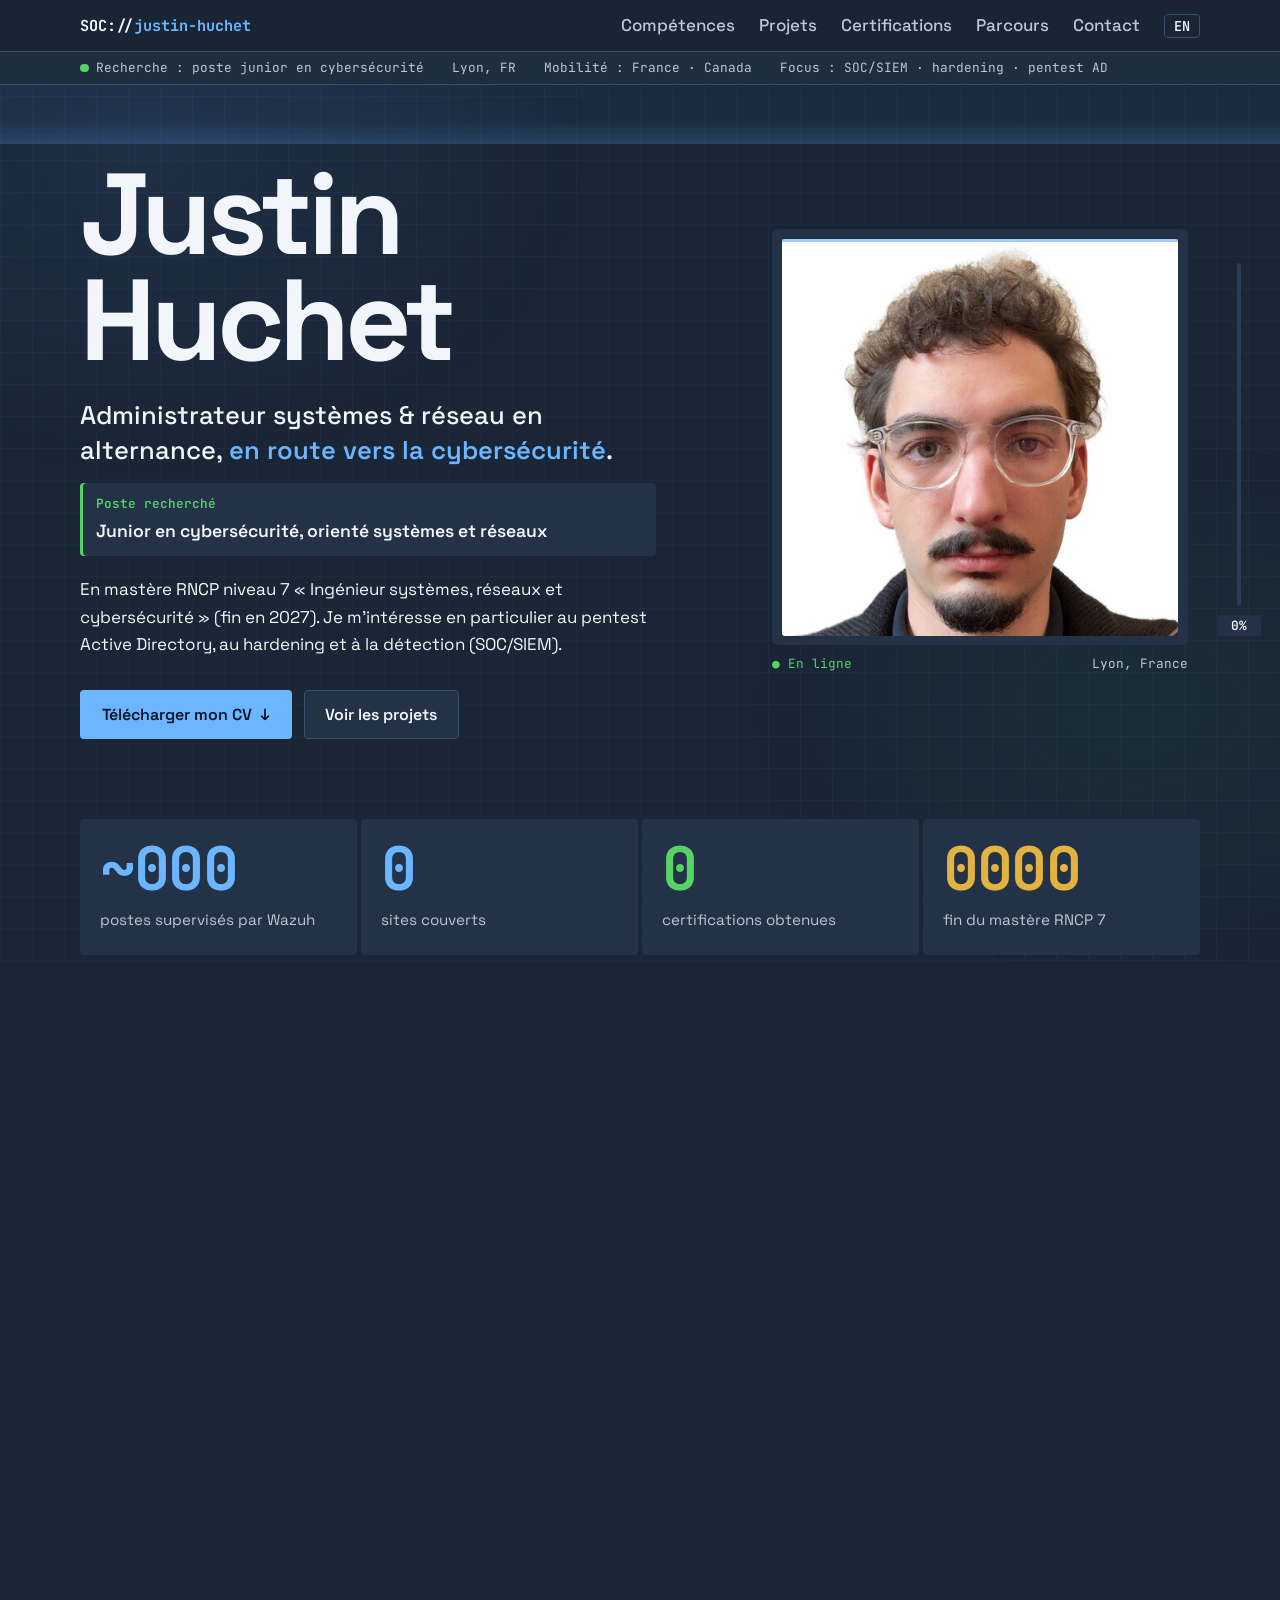
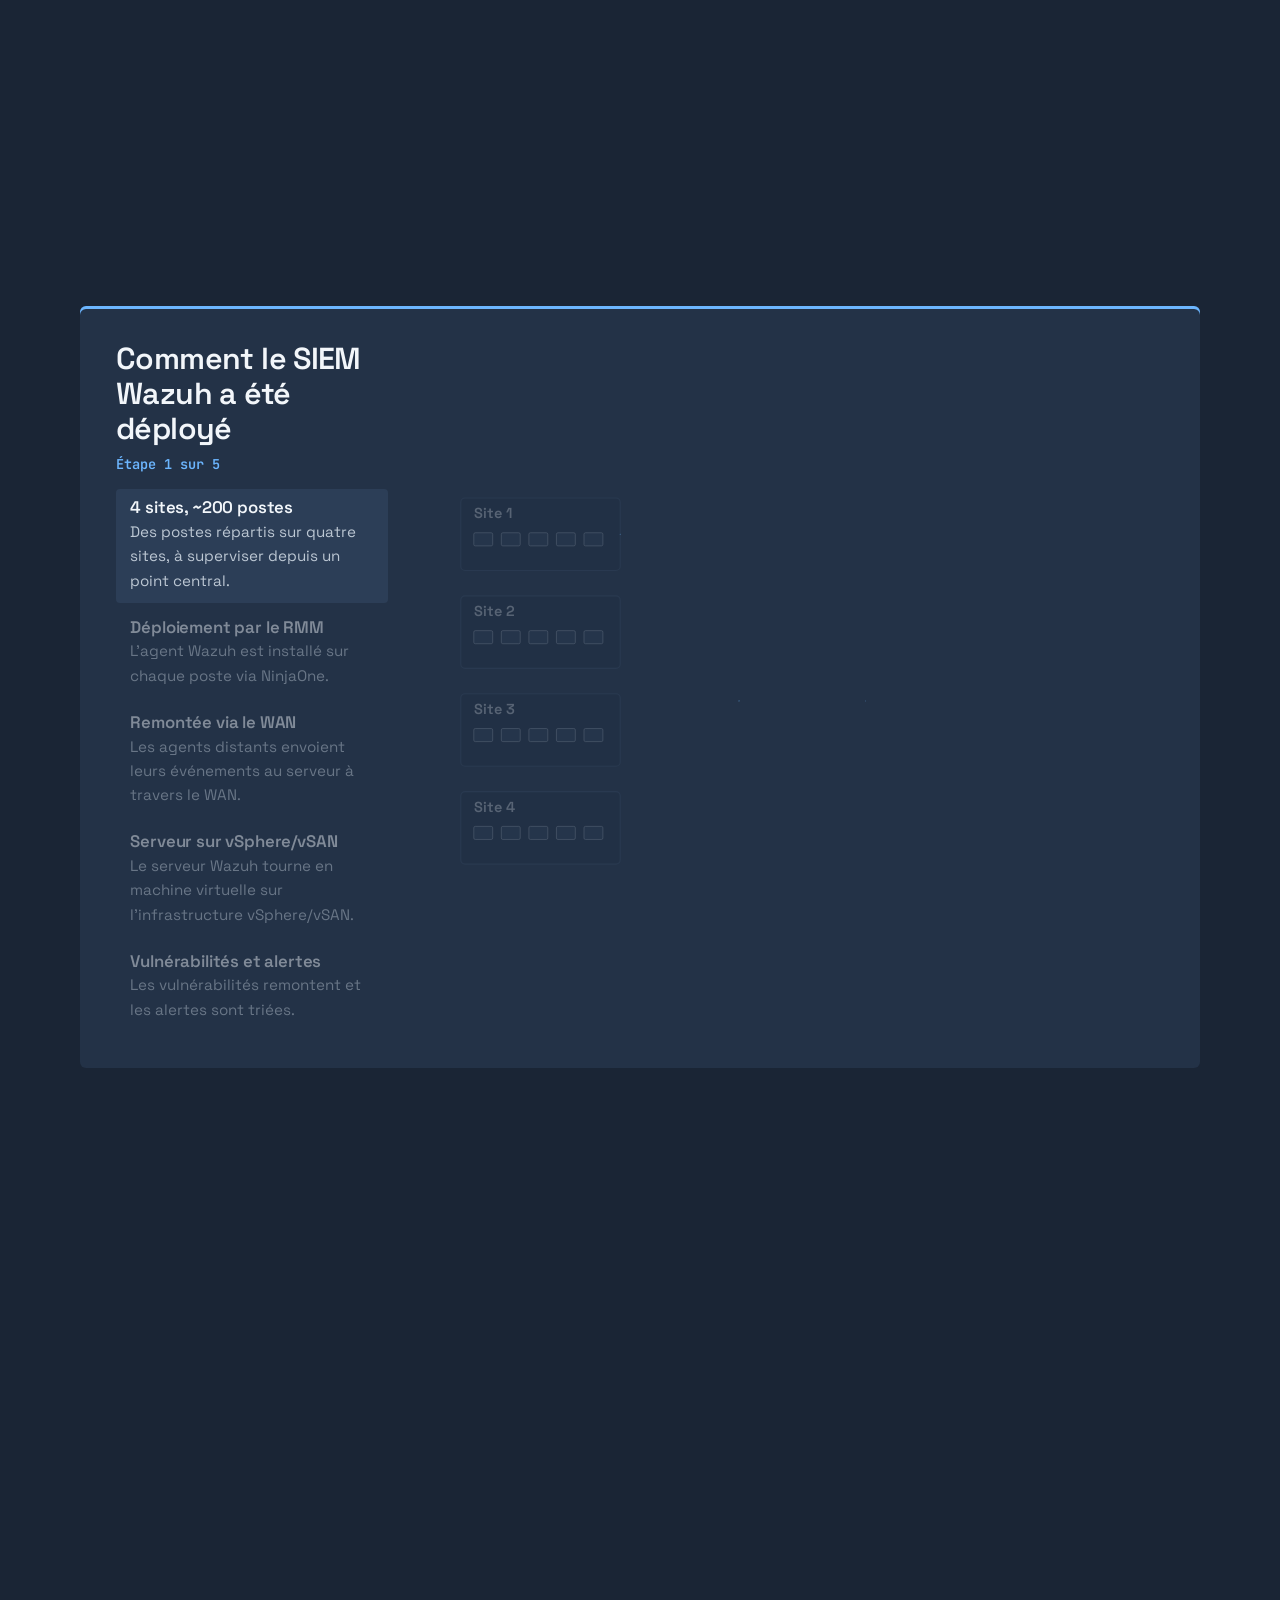
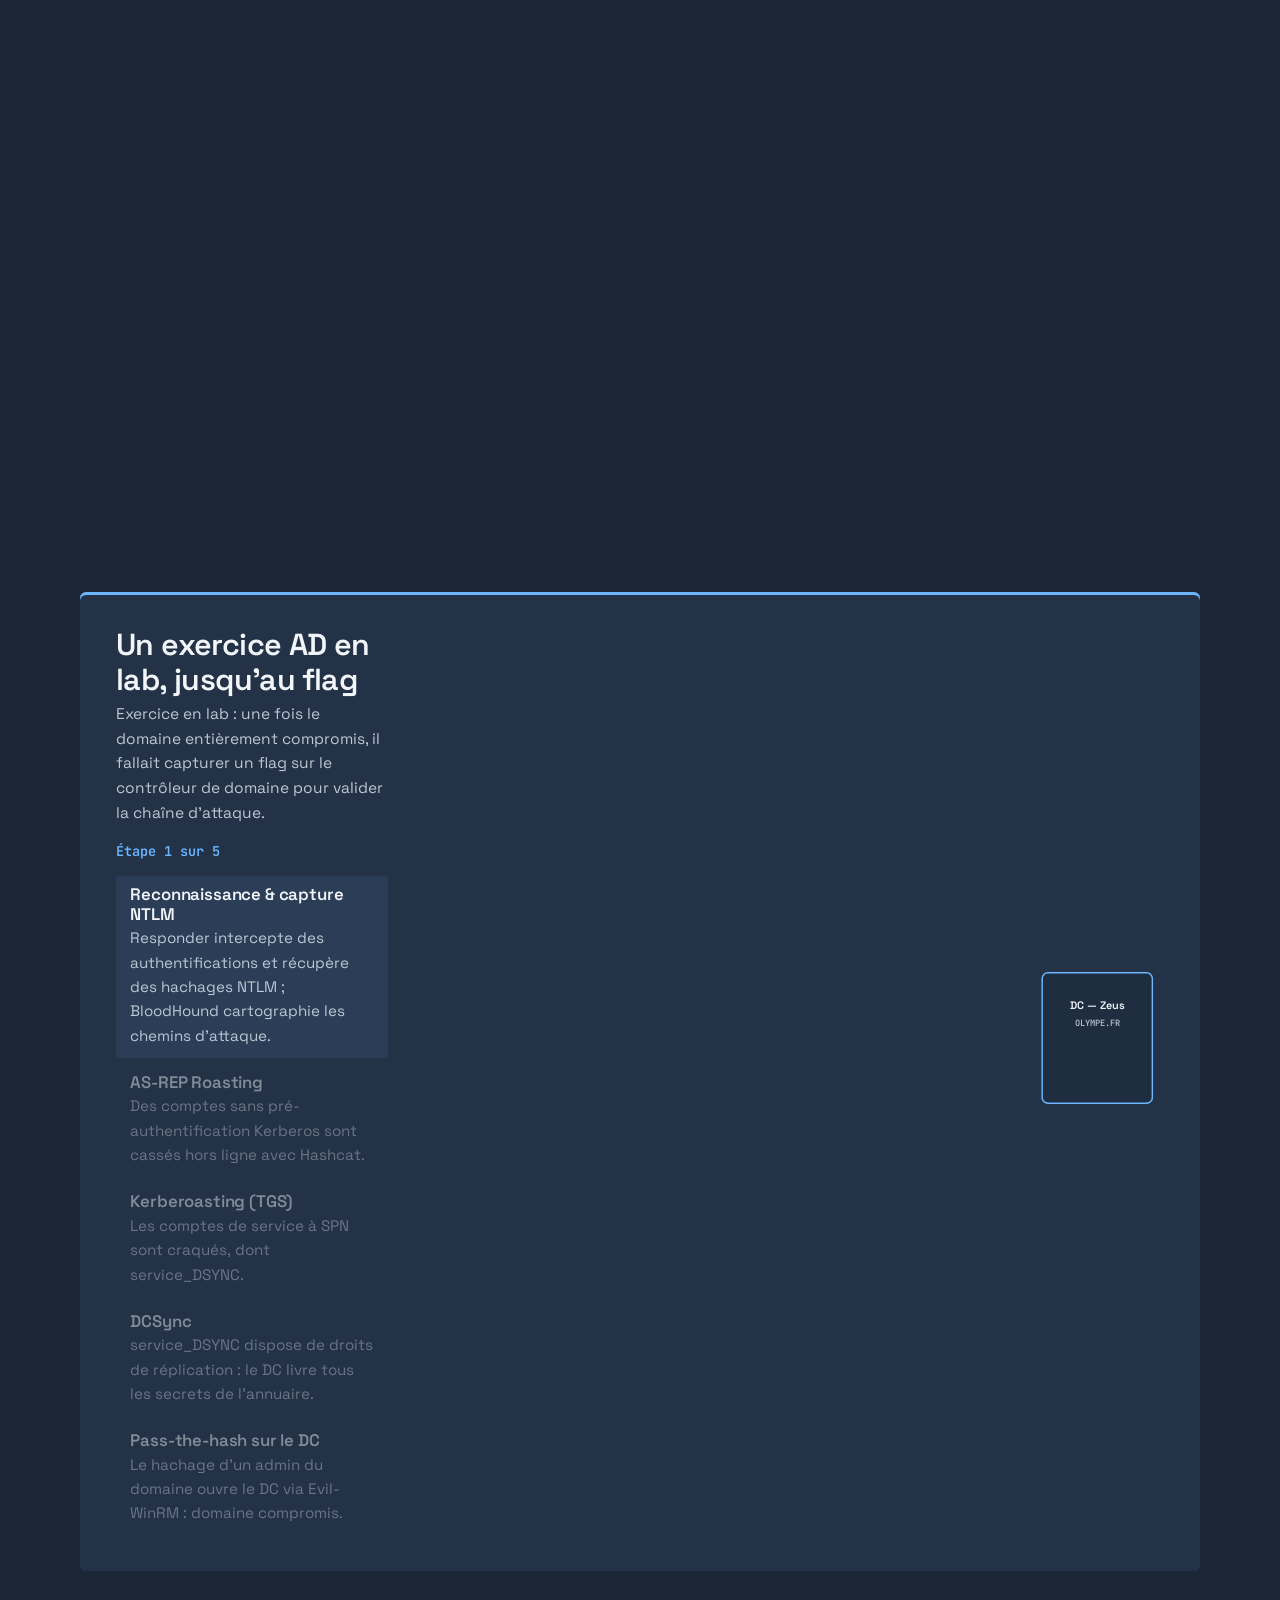
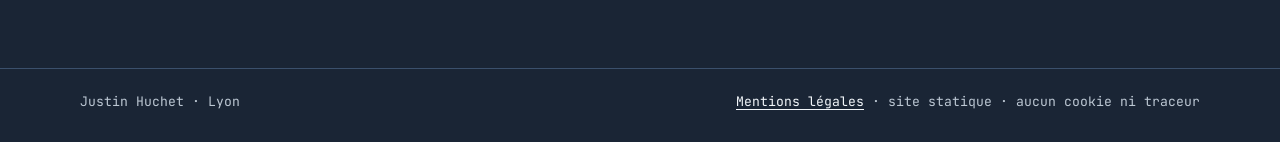
<file: index.html>
<!doctype html>
<html lang="fr">
<head>
  <meta charset="utf-8">
  <meta name="viewport" content="width=device-width, initial-scale=1">
  <meta http-equiv="Content-Security-Policy" content="default-src 'none'; script-src 'self'; style-src 'self'; img-src 'self'; font-src 'self'; base-uri 'none'; form-action 'none'">
  <meta name="referrer" content="no-referrer">
  <meta name="theme-color" content="#1a2535">
  <title>Justin Huchet – Systèmes, réseau &amp; cybersécurité</title>
  <meta name="description" content="Portfolio de Justin Huchet, administrateur systèmes et réseau en alternance, à la recherche d'un poste junior en cybersécurité orienté systèmes et réseaux : SIEM, homelab, labs réseau, pentest Active Directory.">
  <link rel="icon" href="assets/favicon.svg" type="image/svg+xml">
  <link rel="preload" href="assets/fonts/space-grotesk.woff2" as="font" type="font/woff2" crossorigin>
  <link rel="stylesheet" href="assets/style.css?v=7">
  <script src="assets/main.js?v=2"></script>
  <script src="assets/vendor/gsap.min.js" defer></script>
  <script src="assets/vendor/ScrollTrigger.min.js" defer></script>
  <script src="assets/scene.js?v=7" defer></script>
  <link rel="alternate" hreflang="fr" href="https://nba-jurgarl.github.io/">
  <link rel="alternate" hreflang="en" href="https://nba-jurgarl.github.io/en/">
  <link rel="canonical" href="https://nba-jurgarl.github.io/">
  <meta property="og:type" content="website">
  <meta property="og:site_name" content="Justin Huchet">
  <meta property="og:title" content="Justin Huchet – Junior en cybersécurité, systèmes et réseaux">
  <meta property="og:description" content="Administrateur systèmes et réseau en alternance, à la recherche d'un poste junior en cybersécurité. SIEM Wazuh, homelab Proxmox, labs réseau, pentest Active Directory.">
  <meta property="og:url" content="https://nba-jurgarl.github.io/">
  <meta property="og:image" content="https://nba-jurgarl.github.io/assets/og-fr.jpg">
  <meta property="og:image:width" content="1200">
  <meta property="og:image:height" content="630">
  <meta property="og:image:alt" content="Justin Huchet, junior en cybersécurité orienté systèmes et réseaux, Lyon">
  <meta property="og:locale" content="fr_FR">
  <meta property="og:locale:alternate" content="en_US">
  <meta name="twitter:card" content="summary_large_image">
</head>
<body>
  <a class="skip" href="#contenu">Aller au contenu</a>

  <header class="site-header">
    <div class="wrap header-inner">
      <a class="brand" href="#accueil" translate="no">SOC://<span>justin-huchet</span></a>
      <nav aria-label="Navigation principale">
        <ul>
          <li><a href="#competences">Compétences</a></li>
          <li><a href="#projets">Projets</a></li>
          <li><a href="#certifications">Certifications</a></li>
          <li><a href="#parcours">Parcours</a></li>
          <li><a href="#contact">Contact</a></li>
          <li><a class="lang" href="en/" hreflang="en" lang="en" aria-label="English version">EN</a></li>
        </ul>
      </nav>
    </div>
    <div class="statusbar-row">
      <p class="wrap statusbar">
        <span><span class="dot" aria-hidden="true"></span>Recherche : poste junior en cybersécurité</span>
        <span>Lyon, FR</span>
        <span>Mobilité : France · Canada</span>
        <span>Focus : SOC/SIEM · hardening · pentest AD</span>
      </p>
    </div>
  </header>

  <div class="progress" aria-hidden="true"><div class="progress-track"><div class="progress-fill"></div></div><span class="progress-val">0%</span></div>

  <main id="contenu">
    <!-- ===== ACCUEIL / À PROPOS ===== -->
    <section id="accueil" class="hero" aria-labelledby="titre-accueil">
      <div class="wrap">
        <div class="hero-grid">
          <div class="hero-copy">
            <h1 id="titre-accueil" class="display lines">
              <span class="line"><span data-line>Justin</span></span>
              <span class="line"><span data-line>Huchet</span></span>
            </h1>
            <p class="lead" data-load="1">Administrateur systèmes &amp; réseau en alternance, <strong>en route vers la cybersécurité</strong>.</p>
            <p class="target" data-load="2"><span class="target-label">Poste recherché</span> Junior en cybersécurité, orienté systèmes et réseaux</p>
            <p data-load="2">
              En mastère RNCP niveau 7 « Ingénieur systèmes, réseaux et cybersécurité » (fin en 2027).
              Je m'intéresse en particulier au pentest Active Directory, au hardening et à la détection (SOC/SIEM).
            </p>
            <div class="actions" data-load="3">
              <a class="btn btn-primary" href="assets/cv/CV_Justin_Huchet_FR.pdf" type="application/pdf" download>Télécharger mon CV <span aria-hidden="true">↓</span></a>
              <a class="btn btn-ghost" href="#projets">Voir les projets</a>
            </div>
          </div>
          <figure class="feed" data-load="4">
            <div class="feed-frame">
              <img src="assets/photo.jpg?v=3" alt="Photo de Justin Huchet" width="480" height="480" fetchpriority="high">
            </div>
            <figcaption><span class="live">● En ligne</span><span>Lyon, France</span></figcaption>
          </figure>
        </div>

        <!-- Indicateurs : uniquement des chiffres réels -->
        <div class="kpis">
          <p class="kpi" data-reveal><span class="kpi-val" data-roll>~200</span><span class="kpi-label">postes supervisés par Wazuh</span></p>
          <p class="kpi" data-reveal="1"><span class="kpi-val" data-roll>4</span><span class="kpi-label">sites couverts</span></p>
          <p class="kpi" data-reveal="2"><span class="kpi-val ok" data-roll>5</span><span class="kpi-label">certifications obtenues</span></p>
          <p class="kpi" data-reveal="3"><span class="kpi-val warn" data-roll>2027</span><span class="kpi-label">fin du mastère RNCP 7</span></p>
        </div>
      </div>
    </section>

    <!-- ===== COMPÉTENCES ===== -->
    <section id="competences" aria-labelledby="titre-competences">
      <div class="wrap">
        <div class="section-head" data-reveal>
          <h2 id="titre-competences">Compétences</h2>
          <p>Ce que j'utilise en entreprise et dans mes labs, des hyperviseurs aux pare-feu.</p>
        </div>
        <ul class="matrix">
          <li data-reveal>
            <h3>Systèmes &amp; virtualisation</h3>
            <ul class="tags">
              <li>Windows</li><li>Debian</li><li>Ubuntu</li><li>Active Directory</li><li>Office 365</li>
              <li>vSphere / vSAN</li><li>Proxmox VE</li><li>Conteneurs LXC</li><li>Docker</li>
              <li>VMware</li><li>VirtualBox</li><li>ZFS</li>
            </ul>
          </li>
          <li data-reveal="1">
            <h3>Réseau</h3>
            <ul class="tags">
              <li>LAN / WAN</li><li>VLAN &amp; ACL</li><li>OSPF (FRR)</li><li>Cisco</li><li>Wi-Fi</li>
              <li>Segmentation LAN/WAN/DMZ</li><li>Network namespaces</li><li>NAT / DNAT</li>
              <li>VPN WireGuard</li><li>VPN IPsec</li>
            </ul>
          </li>
          <li class="defense" data-reveal="2">
            <h3>Sécurité &amp; détection</h3>
            <ul class="tags">
              <li>SIEM Wazuh</li><li>Pare-feu iptables (default-drop, stateful)</li>
              <li>Fortinet</li><li>Sophos</li><li>Lab de pentest isolé</li><li>Pi-hole</li>
              <li>Introduction à l'ISO 27001</li>
            </ul>
          </li>
          <li data-reveal="3">
            <h3>Outillage &amp; sauvegarde</h3>
            <ul class="tags">
              <li>RMM NinjaOne</li><li>Veeam</li><li>Veritas System Recovery</li>
              <li>Proxmox Backup Server</li><li>Kali Linux</li>
            </ul>
          </li>
          <li data-reveal>
            <h3>Scripting</h3>
            <ul class="tags"><li>PowerShell</li><li>Python</li><li>C</li></ul>
          </li>
          <li data-reveal="1">
            <h3>Langues</h3>
            <ul class="plain">
              <li>Français : natif</li>
              <li>Polonais : natif</li>
              <li>Anglais : professionnel / technique</li>
            </ul>
          </li>
        </ul>
      </div>
    </section>

    <!-- ===== PROJETS : une <article class="card"> par projet ===== -->
    <section id="projets" aria-labelledby="titre-projets">
      <div class="wrap">
        <div class="section-head" data-reveal>
          <h2 id="titre-projets">Projets</h2>
          <p>Un déploiement en production, des labs construits pour apprendre, et un objectif en cours : le pentest Active Directory.</p>
        </div>
        <!-- Scène Wazuh (GSAP + ScrollTrigger, assets/scene.js) : sans script, le schéma complet s'affiche -->
        <div class="scene">
          <div class="scene-stage">
            <div class="scene-copy">
              <h3>Comment le SIEM Wazuh a été déployé</h3>
              <p class="scene-count" aria-hidden="true">Étape 1 sur 5</p>
              <ol class="scene-steps">
                <li class="scene-step"><h4>4 sites, ~200 postes</h4><p>Des postes répartis sur quatre sites, à superviser depuis un point central.</p></li>
                <li class="scene-step"><h4>Déploiement par le RMM</h4><p>L'agent Wazuh est installé sur chaque poste via NinjaOne.</p></li>
                <li class="scene-step"><h4>Remontée via le WAN</h4><p>Les agents distants envoient leurs événements au serveur à travers le WAN.</p></li>
                <li class="scene-step"><h4>Serveur sur vSphere/vSAN</h4><p>Le serveur Wazuh tourne en machine virtuelle sur l'infrastructure vSphere/vSAN.</p></li>
                <li class="scene-step"><h4>Vulnérabilités et alertes</h4><p>Les vulnérabilités remontent et les alertes sont triées.</p></li>
              </ol>
            </div>
            <div class="scene-figure">
              <svg class="scene-svg" viewBox="0 0 1000 600" role="img" aria-labelledby="scene-t scene-d">
              <title id="scene-t">Schéma du déploiement Wazuh</title><desc id="scene-d">Quatre sites et environ 200 postes ; l'agent Wazuh est déployé par le RMM NinjaOne ; les agents remontent via le WAN vers le serveur Wazuh, une machine virtuelle sur vSphere/vSAN ; en sortie, vulnérabilités remontées et alertes triées.</desc>
              <line class="link rmm-link draw" x1="400" y1="100" x2="252" y2="54"/>
              <line class="link rmm-link draw" x1="400" y1="100" x2="252" y2="189"/>
              <line class="link rmm-link draw" x1="400" y1="100" x2="252" y2="324"/>
              <line class="link rmm-link draw" x1="400" y1="100" x2="252" y2="459"/>
              <line class="link wan-link draw" x1="250" y1="90" x2="414" y2="320"/>
              <line class="link wan-link draw" x1="250" y1="225" x2="414" y2="320"/>
              <line class="link wan-link draw" x1="250" y1="360" x2="414" y2="320"/>
              <line class="link wan-link draw" x1="250" y1="495" x2="414" y2="320"/>
              <line class="link core-link draw" x1="588" y1="320" x2="730" y2="285"/>
              <line class="link out-link draw" x1="835" y1="340" x2="835" y2="452"/>
              <g class="site"><rect class="box" x="30" y="40" width="220" height="100" rx="6"/><text class="svg-label" x="48" y="68">Site 1</text>
              <rect class="endpoint" x="48" y="88" width="26" height="18" rx="2"/><circle class="agent" cx="74" cy="88" r="5"/>
              <rect class="endpoint" x="86" y="88" width="26" height="18" rx="2"/><circle class="agent" cx="112" cy="88" r="5"/>
              <rect class="endpoint" x="124" y="88" width="26" height="18" rx="2"/><circle class="agent" cx="150" cy="88" r="5"/>
              <rect class="endpoint" x="162" y="88" width="26" height="18" rx="2"/><circle class="agent" cx="188" cy="88" r="5"/>
              <rect class="endpoint" x="200" y="88" width="26" height="18" rx="2"/><circle class="agent" cx="226" cy="88" r="5"/>
              </g>
              <g class="site"><rect class="box" x="30" y="175" width="220" height="100" rx="6"/><text class="svg-label" x="48" y="203">Site 2</text>
              <rect class="endpoint" x="48" y="223" width="26" height="18" rx="2"/><circle class="agent" cx="74" cy="223" r="5"/>
              <rect class="endpoint" x="86" y="223" width="26" height="18" rx="2"/><circle class="agent" cx="112" cy="223" r="5"/>
              <rect class="endpoint" x="124" y="223" width="26" height="18" rx="2"/><circle class="agent" cx="150" cy="223" r="5"/>
              <rect class="endpoint" x="162" y="223" width="26" height="18" rx="2"/><circle class="agent" cx="188" cy="223" r="5"/>
              <rect class="endpoint" x="200" y="223" width="26" height="18" rx="2"/><circle class="agent" cx="226" cy="223" r="5"/>
              </g>
              <g class="site"><rect class="box" x="30" y="310" width="220" height="100" rx="6"/><text class="svg-label" x="48" y="338">Site 3</text>
              <rect class="endpoint" x="48" y="358" width="26" height="18" rx="2"/><circle class="agent" cx="74" cy="358" r="5"/>
              <rect class="endpoint" x="86" y="358" width="26" height="18" rx="2"/><circle class="agent" cx="112" cy="358" r="5"/>
              <rect class="endpoint" x="124" y="358" width="26" height="18" rx="2"/><circle class="agent" cx="150" cy="358" r="5"/>
              <rect class="endpoint" x="162" y="358" width="26" height="18" rx="2"/><circle class="agent" cx="188" cy="358" r="5"/>
              <rect class="endpoint" x="200" y="358" width="26" height="18" rx="2"/><circle class="agent" cx="226" cy="358" r="5"/>
              </g>
              <g class="site"><rect class="box" x="30" y="445" width="220" height="100" rx="6"/><text class="svg-label" x="48" y="473">Site 4</text>
              <rect class="endpoint" x="48" y="493" width="26" height="18" rx="2"/><circle class="agent" cx="74" cy="493" r="5"/>
              <rect class="endpoint" x="86" y="493" width="26" height="18" rx="2"/><circle class="agent" cx="112" cy="493" r="5"/>
              <rect class="endpoint" x="124" y="493" width="26" height="18" rx="2"/><circle class="agent" cx="150" cy="493" r="5"/>
              <rect class="endpoint" x="162" y="493" width="26" height="18" rx="2"/><circle class="agent" cx="188" cy="493" r="5"/>
              <rect class="endpoint" x="200" y="493" width="26" height="18" rx="2"/><circle class="agent" cx="226" cy="493" r="5"/>
              </g>
              <text class="svg-sub total" x="140" y="584" text-anchor="middle">~200 postes au total</text>
              <g class="rmm"><rect class="box" x="380" y="24" width="276" height="76" rx="6"/><text class="svg-label" x="400" y="56">RMM NinjaOne</text><text class="svg-sub" x="400" y="82">déploie l'agent Wazuh</text></g>
              <g class="wan"><ellipse class="box" cx="500" cy="320" rx="88" ry="46"/><text class="svg-label" x="500" y="326" text-anchor="middle">WAN</text></g>
              <g class="cluster"><rect class="box box-soft" x="700" y="170" width="270" height="250" rx="8"/><text class="svg-sub" x="716" y="198">vSphere / vSAN</text><g class="vm"><rect class="box box-vm" x="730" y="230" width="210" height="110" rx="6"/><text class="svg-label" x="750" y="276">Serveur Wazuh</text><text class="svg-sub" x="750" y="304">machine virtuelle</text></g></g>
              <g class="outputs"><rect class="box chip" x="700" y="452" width="270" height="48" rx="6"/><text class="svg-label" x="714" y="482">Vulnérabilités remontées</text><rect class="box chip" x="700" y="512" width="270" height="48" rx="6"/><text class="svg-label" x="714" y="542">Alertes triées</text></g>
              <circle class="packet" cx="250" cy="90" r="6"/>
              <circle class="packet" cx="250" cy="225" r="6"/>
              <circle class="packet" cx="250" cy="360" r="6"/>
              <circle class="packet" cx="250" cy="495" r="6"/>
              </svg>
            </div>
          </div>
        </div>
        <!-- Scène AD (GSAP + ScrollTrigger, assets/scene.js) : sans script, la chaîne complète s'affiche -->
        <div class="scene" data-scene="ad">
          <div class="scene-stage">
            <div class="scene-copy">
              <h3>Un exercice AD en lab, jusqu'au flag</h3>
              <p class="scene-intro">Exercice en lab : une fois le domaine entièrement compromis, il fallait capturer un flag sur le contrôleur de domaine pour valider la chaîne d'attaque.</p>
              <p class="scene-count" aria-hidden="true">Étape 1 sur 5</p>
              <ol class="scene-steps">
                <li class="scene-step"><h4>Reconnaissance &amp; capture NTLM</h4><p>Responder intercepte des authentifications et récupère des hachages NTLM ; BloodHound cartographie les chemins d'attaque.</p></li>
                <li class="scene-step"><h4>AS-REP Roasting</h4><p>Des comptes sans pré-authentification Kerberos sont cassés hors ligne avec Hashcat.</p></li>
                <li class="scene-step"><h4>Kerberoasting (TGS)</h4><p>Les comptes de service à SPN sont craqués, dont service_DSYNC.</p></li>
                <li class="scene-step"><h4>DCSync</h4><p>service_DSYNC dispose de droits de réplication : le DC livre tous les secrets de l'annuaire.</p></li>
                <li class="scene-step"><h4>Pass-the-hash sur le DC</h4><p>Le hachage d'un admin du domaine ouvre le DC via Evil-WinRM : domaine compromis.</p></li>
              </ol>
            </div>
            <div class="scene-figure">
              <svg class="scene-svg" viewBox="0 0 1000 600" role="img" aria-labelledby="ad-t ad-d">
              <title id="ad-t">Chaîne d'attaque Active Directory sur OLYMPE.FR</title><desc id="ad-d">Depuis un accès à faible privilège : capture NTLM avec Responder, AS-REP Roasting, Kerberoasting du compte service_DSYNC, DCSync pour extraire les secrets de l'annuaire, puis pass-the-hash via Evil-WinRM pour prendre le contrôleur de domaine Zeus. Résultat : compromission complète du domaine.</desc>
              <line class="link atk-link draw e1" x1="162" y1="292" x2="176" y2="192"/>
              <line class="link atk-link draw e2" x1="326" y1="192" x2="340" y2="292"/>
              <line class="link atk-link draw e3" x1="490" y1="292" x2="504" y2="192"/>
              <line class="link atk-link draw e4" x1="654" y1="192" x2="668" y2="292"/>
              <line class="link atk-link draw e5" x1="818" y1="292" x2="832" y2="240"/>
              <g class="b1"><rect class="box" x="12" y="250" width="150" height="84" rx="6"/><text class="t-label" x="87" y="286" text-anchor="middle">Responder</text><text class="t-sub" x="87" y="308" text-anchor="middle">capture NTLM</text></g>
              <g class="b2"><rect class="box" x="176" y="150" width="150" height="84" rx="6"/><text class="t-label" x="251" y="186" text-anchor="middle">AS-REP Roasting</text><text class="t-sub" x="251" y="208" text-anchor="middle">Hashcat</text></g>
              <g class="b3"><rect class="box" x="340" y="250" width="150" height="84" rx="6"/><text class="t-label" x="415" y="286" text-anchor="middle">Kerberoasting</text><text class="t-sub" x="415" y="308" text-anchor="middle">TGS · service_DSYNC</text></g>
              <g class="b4"><rect class="box" x="504" y="150" width="150" height="84" rx="6"/><text class="t-label" x="579" y="186" text-anchor="middle">DCSync</text><text class="t-sub" x="579" y="208" text-anchor="middle">réplication DC</text></g>
              <g class="b5"><rect class="box" x="668" y="250" width="150" height="84" rx="6"/><text class="t-label" x="743" y="286" text-anchor="middle">Pass-the-hash</text><text class="t-sub" x="743" y="308" text-anchor="middle">Evil-WinRM</text></g>
              <g class="dc"><rect class="dc-box" x="832" y="150" width="152" height="180" rx="8"/><text class="t-label" x="908" y="200" text-anchor="middle">DC — Zeus</text><text class="t-sub" x="908" y="224" text-anchor="middle">OLYMPE.FR</text></g>
              <g class="dc-crit"><rect x="832" y="150" width="152" height="180" rx="8"/><text class="t-label" x="908" y="280" text-anchor="middle">Admin du domaine</text></g>
              <g class="loot"><rect class="box" x="760" y="360" width="224" height="72" rx="6"/><text class="t-label" x="872" y="394" text-anchor="middle">Secrets de l'annuaire</text><text class="t-sub" x="872" y="416" text-anchor="middle">krbtgt + comptes privilégiés</text></g>
              <g class="loot"><rect class="box" x="760" y="446" width="224" height="46" rx="6"/><text class="t-sub" x="872" y="474" text-anchor="middle">flag : UR_THE_BEST_ZEUS</text></g>
              <circle class="packet atk-pkt p1" cx="162" cy="292" r="6"/>
              <circle class="packet atk-pkt p2" cx="326" cy="192" r="6"/>
              <circle class="packet atk-pkt p3" cx="490" cy="292" r="6"/>
              <circle class="packet atk-pkt p4" cx="654" cy="192" r="6"/>
              <circle class="packet atk-pkt p5" cx="818" cy="292" r="6"/>
              <text class="svg-sub total" x="500" y="584" text-anchor="middle">Domaine OLYMPE.FR — compromission complète</text>
              </svg>
            </div>
          </div>
        </div>
        <div class="projects">
          <article class="card defense featured" data-reveal>
            <div>
              <div class="card-head"><h3>Déploiement d'un SIEM Wazuh en entreprise</h3><span class="badge badge-ok">Prod</span></div>
              <p>
                Mise en place d'un SIEM Wazuh pour environ 200 postes répartis sur 4 sites,
                afin de faire remonter les vulnérabilités et de trier les alertes.
              </p>
              <ul>
                <li>Agents distants connectés au serveur via le WAN.</li>
                <li>Déploiement des agents par le RMM NinjaOne.</li>
                <li>Serveur hébergé en machine virtuelle sur vSphere/vSAN.</li>
                <li>Travaux complémentaires sur le déploiement de Wazuh sous Docker.</li>
              </ul>
              <ul class="tags"><li>Wazuh</li><li>NinjaOne</li><li>vSphere/vSAN</li><li>Docker</li></ul>
            </div>
            <dl class="facts">
              <div><dt>Périmètre</dt><dd>~200 postes, 4 sites</dd></div>
              <div><dt>Déploiement des agents</dt><dd>RMM NinjaOne, via le WAN</dd></div>
              <div><dt>Hébergement</dt><dd>VM sur vSphere/vSAN</dd></div>
              <div><dt>Objectif</dt><dd>Remontée des vulnérabilités, tri des alertes</dd></div>
            </dl>
          </article>

          <article class="card" data-reveal>
            <div class="card-head"><h3>Homelab Proxmox</h3><span class="badge badge-info">Lab</span></div>
            <p>Infrastructure personnelle pour héberger des services et s'entraîner en sécurité offensive.</p>
            <ul>
              <li>NAS sur ZFS, conteneurs LXC, Pi-hole, sites web.</li>
              <li>Lab de pentest isolé sur un bridge sans route vers le LAN : DC Windows, postes clients, Kali, machines vulnérables.</li>
              <li>Accès distant uniquement par VPN WireGuard.</li>
              <li>Sauvegardes avec Proxmox Backup Server.</li>
            </ul>
            <ul class="tags"><li>Proxmox</li><li>ZFS</li><li>LXC</li><li>WireGuard</li><li>PBS</li></ul>
          </article>

          <article class="card offense" data-reveal="1">
            <div class="card-head"><h3>Pentest Active Directory</h3><span class="badge badge-now">En cours</span></div>
            <p>Montée en compétences sur l'attaque et la défense d'Active Directory.</p>
            <ul>
              <li>Projet en lab : BloodHound, Impacket, NetExec, Responder, AS-REP Roasting, Kerberoasting,
                analyse de chemins d'attaque et création de comptes auditeurs pour POC.</li>
              <li>Compromission complète d'un domaine en lab (OLYMPE.FR) : Responder → AS-REP Roasting →
                Kerberoasting → DCSync → pass-the-hash sur le DC (Evil-WinRM).</li>
              <li><span class="badge badge-now">En cours</span> Entraînement sur GOAD et HackTheBox.</li>
              <li><span class="badge badge-goal">Objectif</span> Certification CRTP, OSCP ou PNPT (non obtenue).</li>
            </ul>
            <ul class="tags"><li>BloodHound</li><li>Impacket</li><li>NetExec</li><li>Responder</li></ul>
          </article>

          <article class="card defense" data-reveal>
            <div class="card-head"><h3>Labs réseau &amp; sécurité sous Debian</h3><span class="badge badge-info">Lab</span></div>
            <ul>
              <li>VLAN et ACL.</li>
              <li>Routage dynamique OSPF avec FRR.</li>
              <li>Pare-feu iptables : politique default-drop, règles stateful, NAT/MASQUERADE,
                DNAT vers une DMZ avec protection contre le contournement, journalisation limitée en débit.</li>
              <li>Segmentation LAN/WAN/DMZ avec des network namespaces.</li>
            </ul>
            <ul class="tags"><li>Debian</li><li>FRR</li><li>iptables</li><li>netns</li></ul>
          </article>

          <article class="card" data-reveal="1">
            <div class="card-head"><h3>Environnements virtualisés</h3><span class="badge badge-info">Prod + lab</span></div>
            <p>Administration et utilisation de plusieurs hyperviseurs, en entreprise et en lab.</p>
            <ul class="tags"><li>vSphere/vSAN</li><li>Proxmox</li><li>VirtualBox</li><li>VMware</li></ul>
          </article>
        </div>
      </div>
    </section>

    <!-- ===== CERTIFICATIONS ===== -->
    <section id="certifications" aria-labelledby="titre-certifications">
      <div class="wrap">
        <div class="section-head" data-reveal>
          <h2 id="titre-certifications">Certifications</h2>
          <p>Obtenues pendant mes études et mon alternance, et la prochaine étape visée.</p>
        </div>
        <div class="table-wrap" data-reveal>
          <table class="table">
            <thead><tr><th scope="col">Certification</th><th scope="col">Éditeur</th><th scope="col">Statut</th></tr></thead>
            <tbody>
              <tr><td>Fortinet Certified Associate in Cybersecurity</td><td>Fortinet</td><td><span class="badge badge-ok">Valide → 11/2026</span></td></tr>
              <tr><td>FortiGate Operator v7.4</td><td>Fortinet</td><td><span class="badge badge-ok">Obtenue</span></td></tr>
              <tr><td>NSE 2 – Introduction to Cybersecurity</td><td>Fortinet</td><td><span class="badge badge-ok">Obtenue</span></td></tr>
              <tr><td>CyberOps Associate</td><td>Cisco Networking Academy</td><td><span class="badge badge-ok">Obtenue</span></td></tr>
              <tr><td>Linux Unhatched</td><td>NDG</td><td><span class="badge badge-ok">Obtenue</span></td></tr>
              <tr><td>CRTP, OSCP ou PNPT</td><td>—</td><td><span class="badge badge-goal">Objectif</span></td></tr>
            </tbody>
          </table>
        </div>
      </div>
    </section>

    <!-- ===== PARCOURS ===== -->
    <section id="parcours" aria-labelledby="titre-parcours">
      <div class="wrap">
        <div class="section-head" data-reveal>
          <h2 id="titre-parcours">Parcours</h2>
          <p>Alternance chez Groupe Lagrange depuis 10/2024, en parallèle du mastère ISRC à l'ICOF.</p>
        </div>
        <div class="logs">
          <div class="card" data-reveal>
            <div class="card-head"><h3>Expérience</h3></div>
            <ol class="log">
              <li>
                <time>10/2024 → 2027</time>
                <div>
                  <h4>Administrateur systèmes, réseaux &amp; cybersécurité (alternance)</h4>
                  <p>Groupe Lagrange</p>
                  <ul>
                    <li>Maintien en conditions opérationnelles, support utilisateurs, résolution d'incidents.</li>
                    <li>Administration Windows/Linux, Active Directory, Office 365, environnements virtualisés/cloud.</li>
                    <li>Déploiement de postes et serveurs, gestion des comptes, droits et accès distants.</li>
                    <li>Réseau interne, VPN, Wi-Fi ; participation à la sécurité réseau (pare-feu, filtrage, segmentation).</li>
                    <li>Mise en place et exploitation de Wazuh pour la supervision de la sécurité.</li>
                    <li>NinjaOne, sauvegardes/restaurations avec Veritas System Recovery, scripting PowerShell.</li>
                  </ul>
                </div>
              </li>
              <li>
                <time>01/2024 → 02/2024</time>
                <div>
                  <h4>Technicien support IT (stage)</h4>
                  <p>Koesio</p>
                  <ul>
                    <li>Support utilisateurs, ticketing et assistance à distance.</li>
                    <li>Pare-feu Sophos/Fortinet, règles de sécurité, sauvegardes Veeam.</li>
                    <li>Active Directory / FSMO, Office 365, Wi-Fi, scripts PowerShell.</li>
                  </ul>
                </div>
              </li>
            </ol>
          </div>
          <div class="card" data-reveal="1">
            <div class="card-head"><h3>Formation</h3></div>
            <ol class="log">
              <li>
                <time>2026 → 2027</time>
                <div>
                  <h4>Mastère 2 ISRC – Ingénieur systèmes, réseaux et cybersécurité</h4>
                  <p>ICOF, Lyon · RNCP 38117, niveau 7</p>
                </div>
              </li>
              <li>
                <time>2025 → 2026</time>
                <div>
                  <h4>Mastère 1 ISRC – Ingénieur systèmes, réseaux et cybersécurité</h4>
                  <p>ICOF, Lyon</p>
                </div>
              </li>
              <li>
                <time>2024 → 2025</time>
                <div>
                  <h4>Bachelor Chef de projet logiciel et réseau, spécialité cybersécurité</h4>
                  <p>ICOF, Lyon · RNCP 34568, niveau 6</p>
                </div>
              </li>
              <li>
                <time>2022 → 2024</time>
                <div>
                  <h4>BTS SIO, option SISR</h4>
                  <p>Lycée Les Chassagnes, Oullins</p>
                </div>
              </li>
            </ol>
          </div>
        </div>
      </div>
    </section>

    <!-- ===== CONTACT ===== -->
    <section id="contact" class="contact" aria-labelledby="titre-contact">
      <div class="wrap">
        <div class="section-head" data-reveal>
          <h2 id="titre-contact">Contact</h2>
          <p>Le plus simple est de m'écrire sur LinkedIn. Mon CV est disponible en PDF.</p>
        </div>
        <ul class="links">
          <li data-reveal><a href="https://www.linkedin.com/in/justin-huchet-608b47251/" rel="noopener noreferrer">LinkedIn <span>justin-huchet <span class="arrow" aria-hidden="true">→</span></span></a></li>
          <li data-reveal="1"><a href="https://github.com/NBA-JURGARL" rel="noopener noreferrer">GitHub <span>NBA-JURGARL <span class="arrow" aria-hidden="true">→</span></span></a></li>
          <li data-reveal="2"><a href="assets/cv/CV_Justin_Huchet_FR.pdf" type="application/pdf" download>CV <span>PDF, 1 page <span class="arrow" aria-hidden="true">↓</span></span></a></li>
        </ul>
      </div>
    </section>
  </main>

  <footer class="site-footer">
    <div class="wrap">
      <p>Justin Huchet · Lyon</p>
      <p><a href="mentions-legales.html">Mentions légales</a> · site statique · aucun cookie ni traceur</p>
    </div>
  </footer>
</body>
</html>
</file>
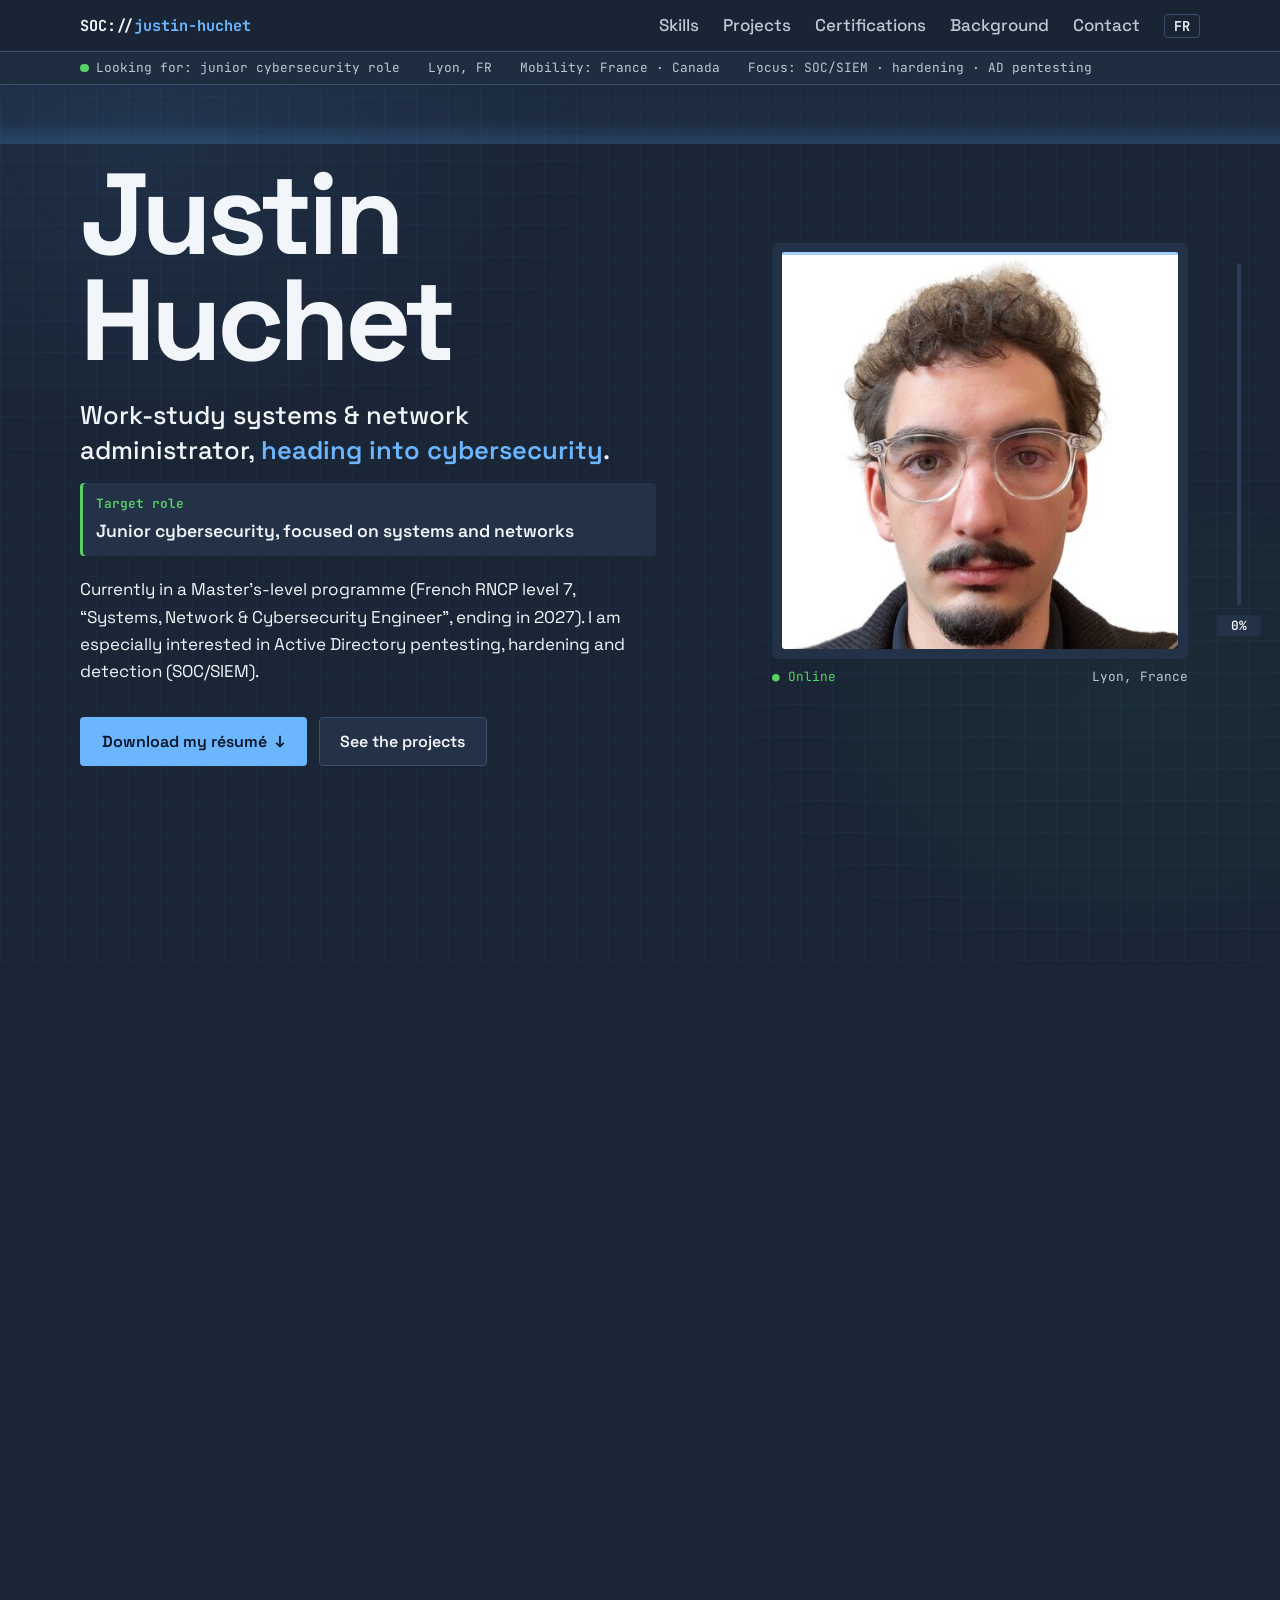
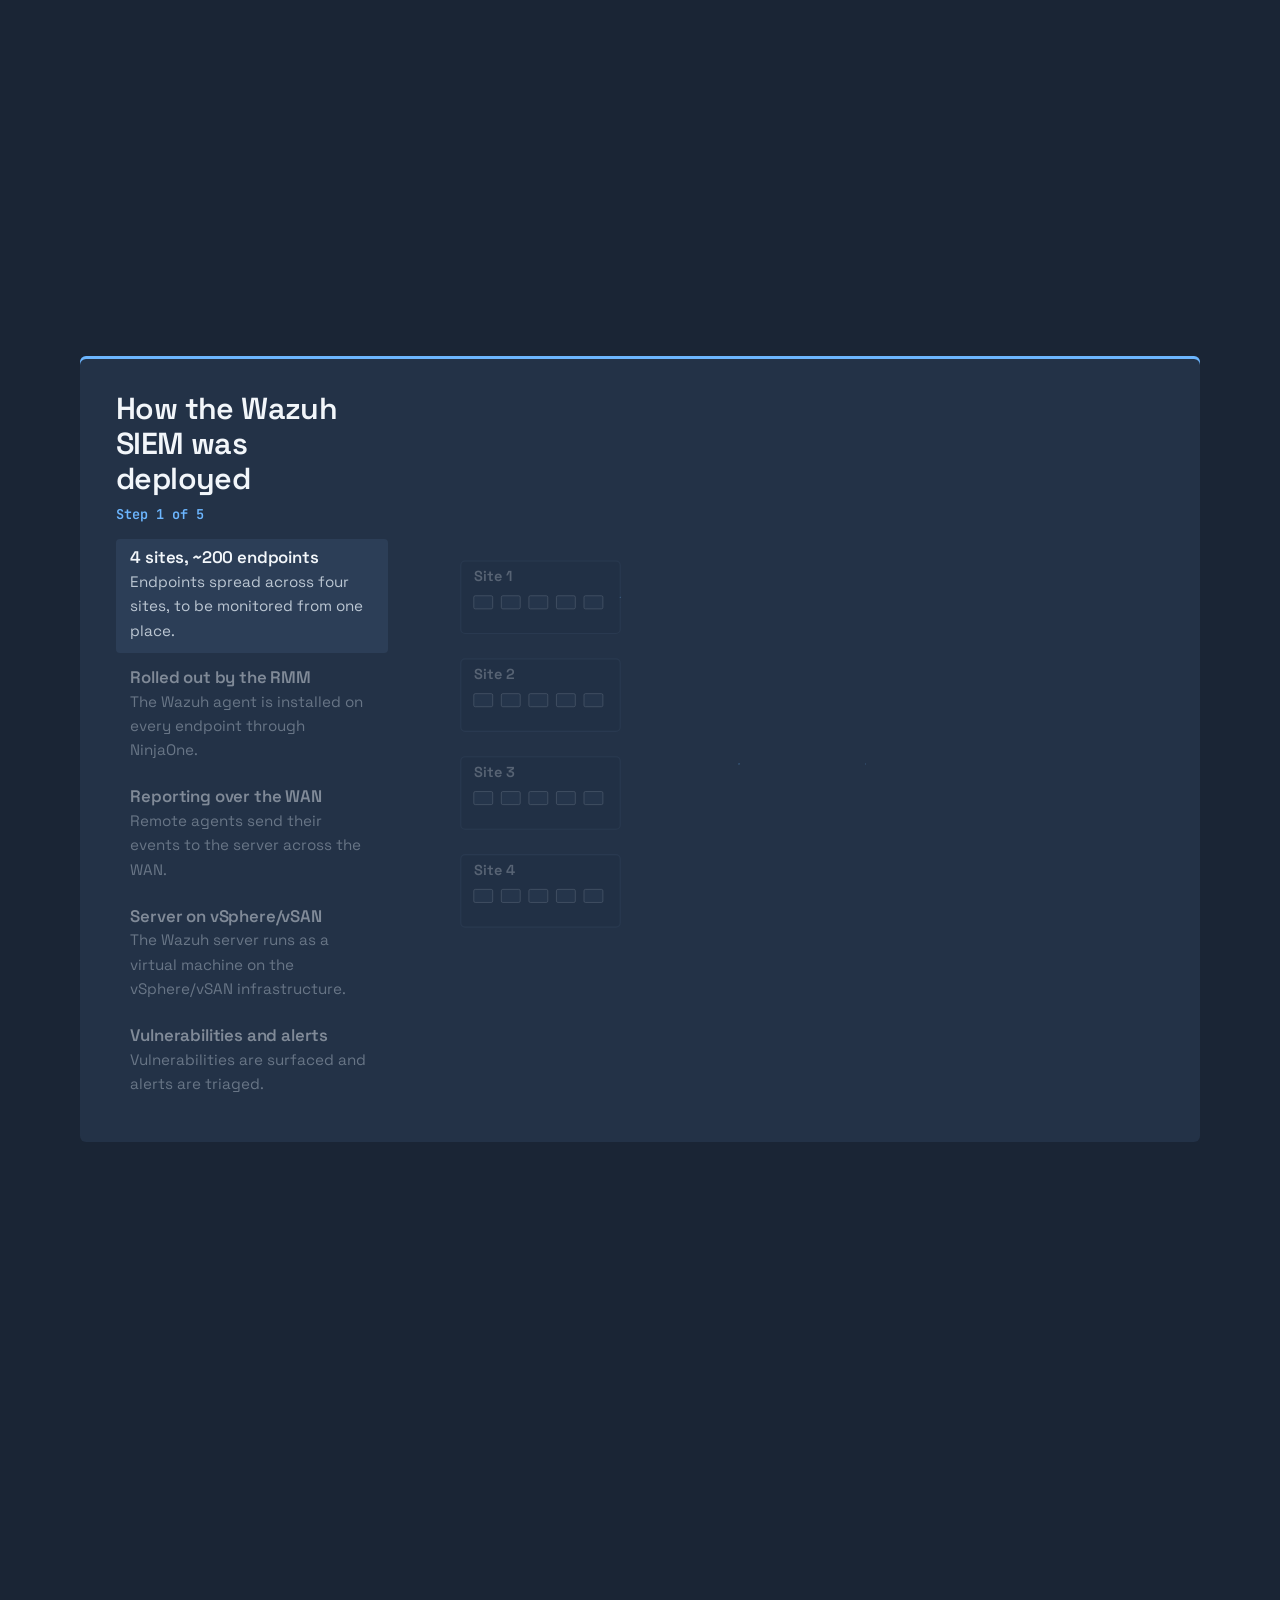
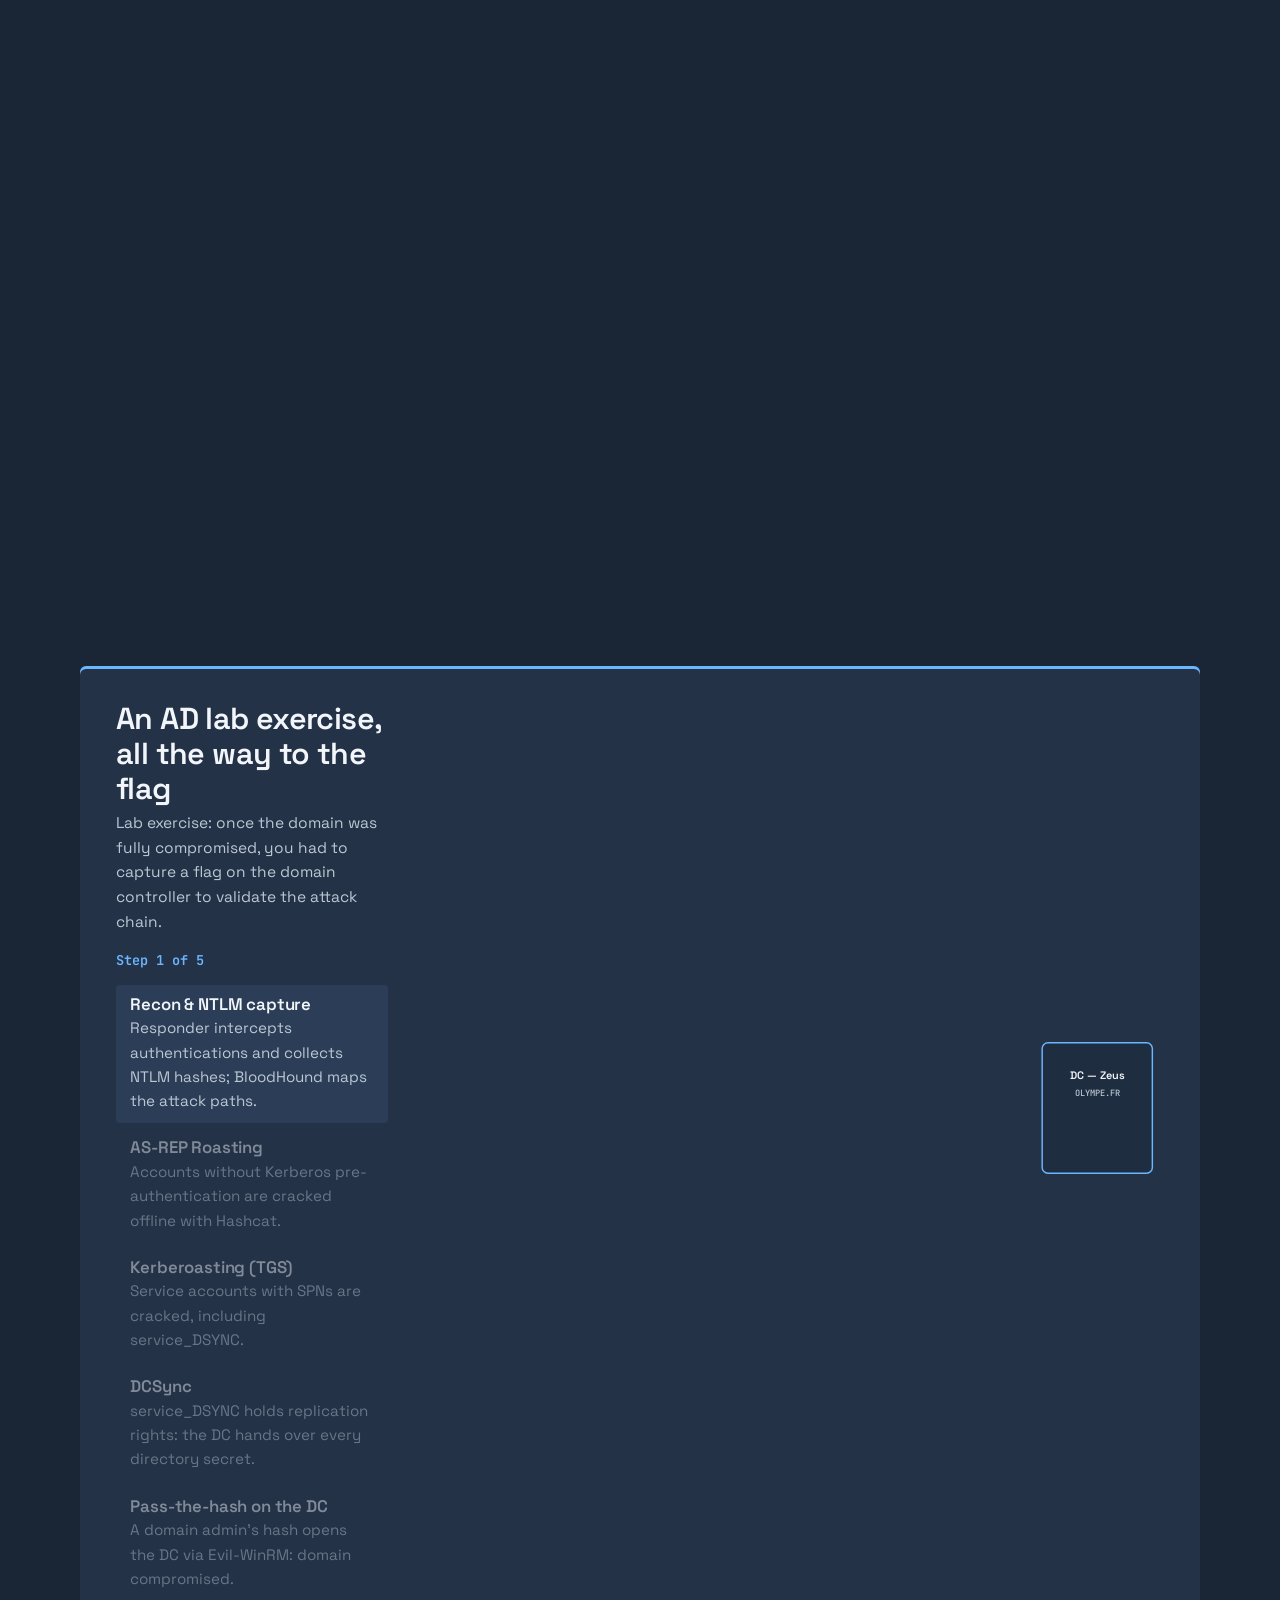
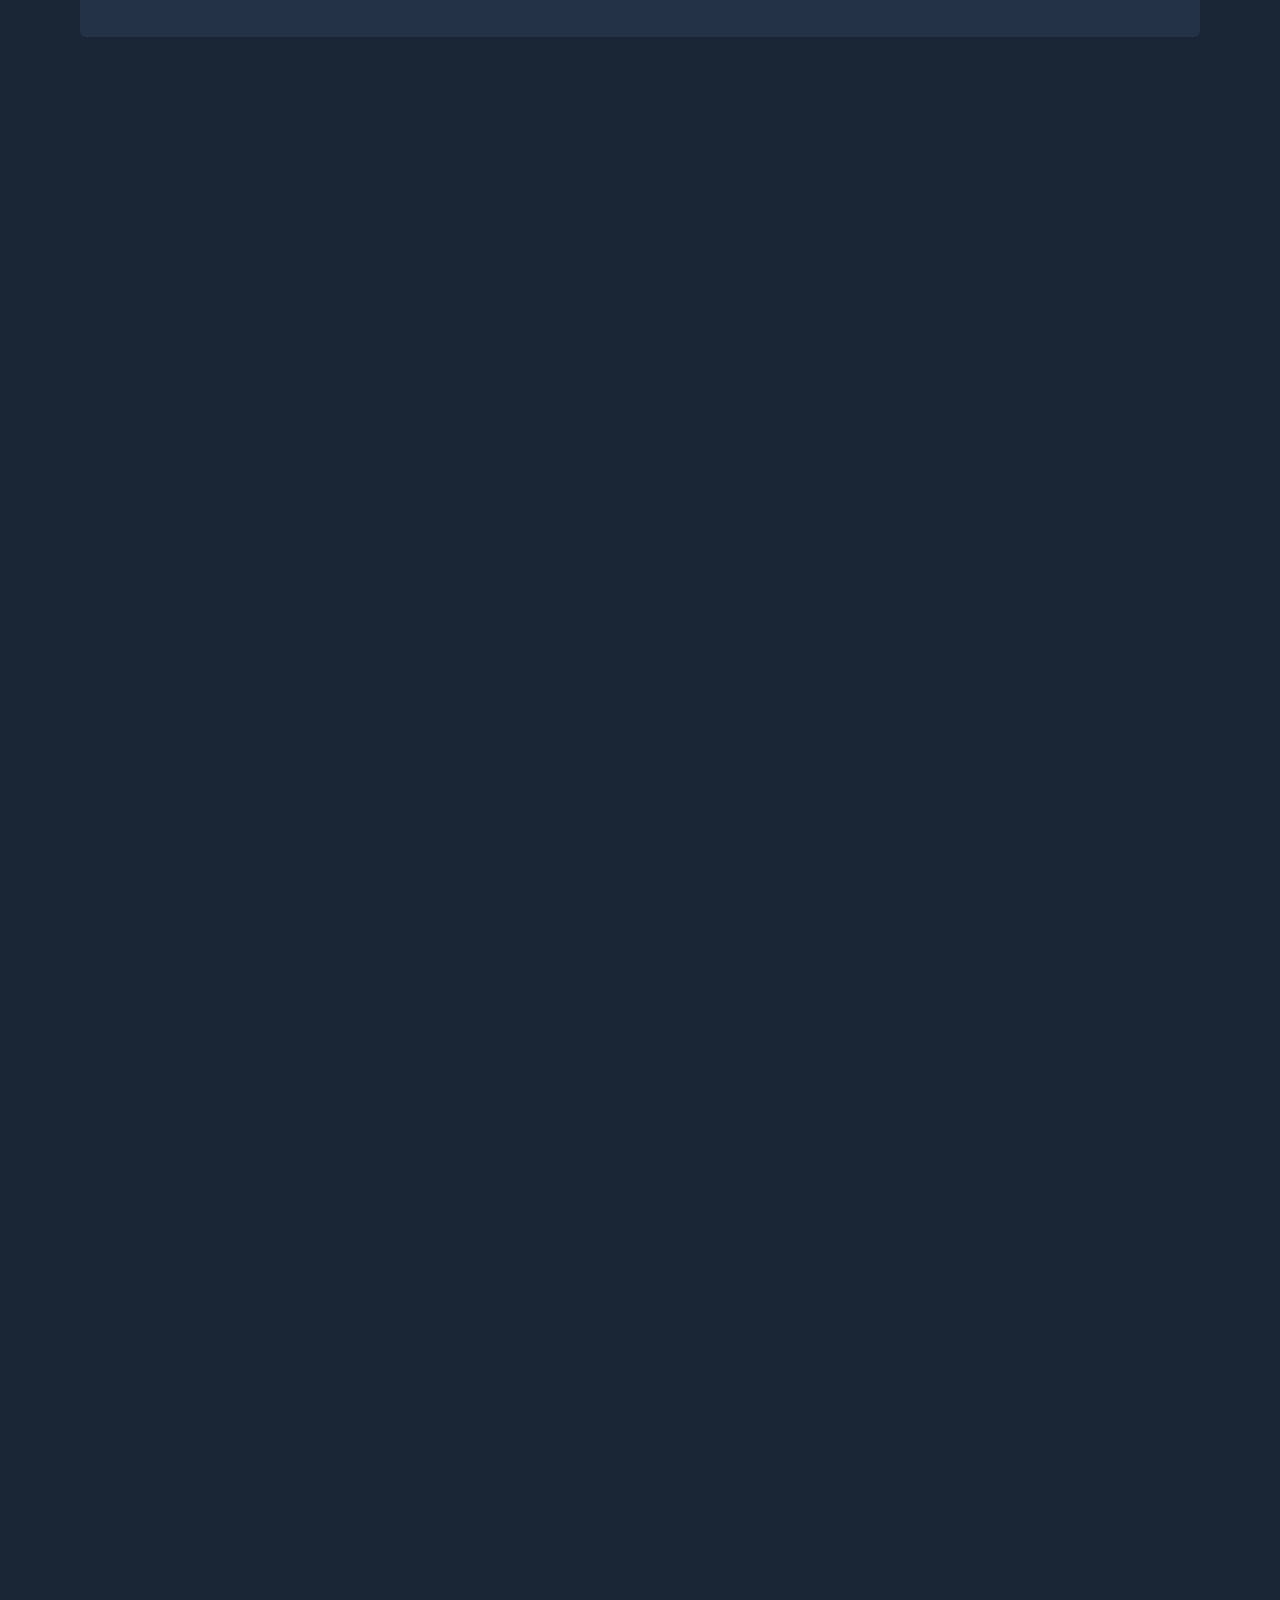
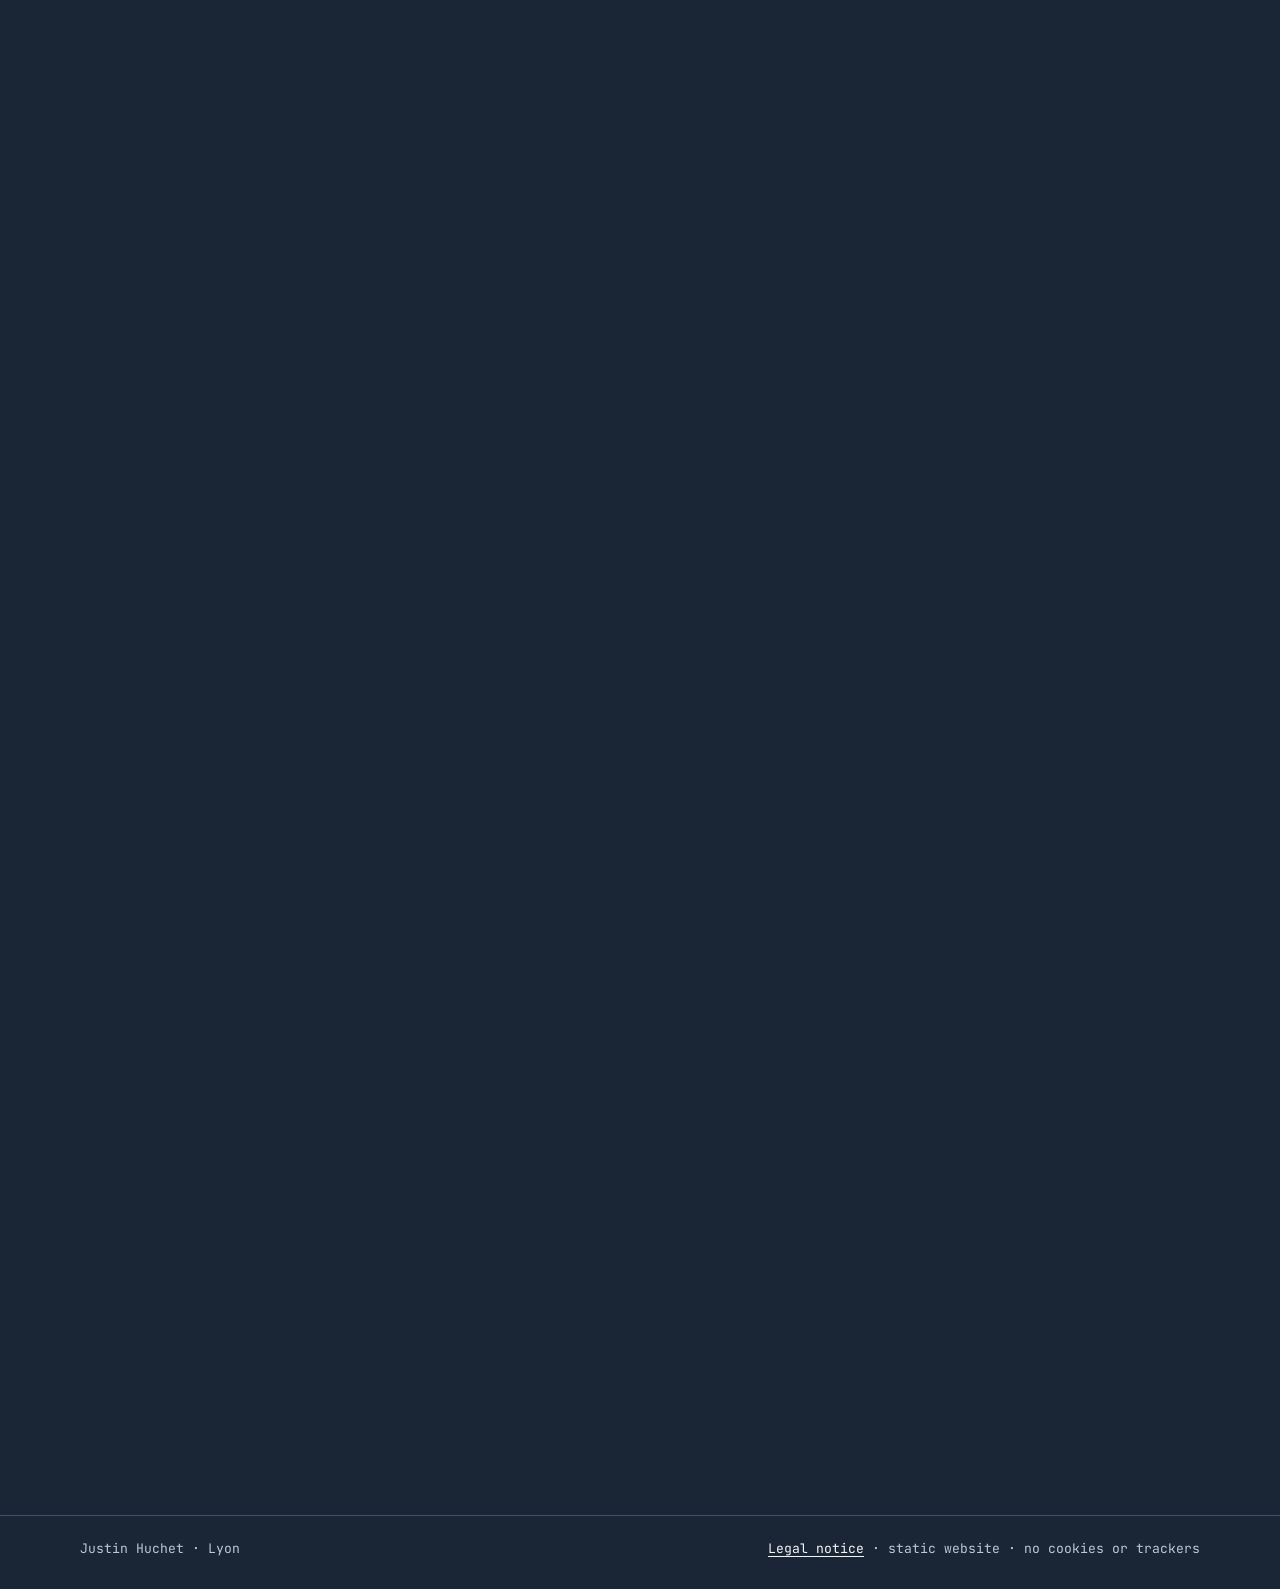
<file: en/index.html>
<!doctype html>
<html lang="en">
<head>
  <meta charset="utf-8">
  <meta name="viewport" content="width=device-width, initial-scale=1">
  <meta http-equiv="Content-Security-Policy" content="default-src 'none'; script-src 'self'; style-src 'self'; img-src 'self'; font-src 'self'; base-uri 'none'; form-action 'none'">
  <meta name="referrer" content="no-referrer">
  <meta name="theme-color" content="#1a2535">
  <title>Justin Huchet – Systems, Networks &amp; Cybersecurity</title>
  <meta name="description" content="Portfolio of Justin Huchet, work-study systems and network administrator looking for a junior cybersecurity role focused on systems and networks: SIEM, homelab, network labs, Active Directory pentesting.">
  <link rel="icon" href="../assets/favicon.svg" type="image/svg+xml">
  <link rel="preload" href="../assets/fonts/space-grotesk.woff2" as="font" type="font/woff2" crossorigin>
  <link rel="stylesheet" href="../assets/style.css?v=7">
  <script src="../assets/main.js?v=2"></script>
  <script src="../assets/vendor/gsap.min.js" defer></script>
  <script src="../assets/vendor/ScrollTrigger.min.js" defer></script>
  <script src="../assets/scene.js?v=7" defer></script>
  <link rel="alternate" hreflang="fr" href="https://nba-jurgarl.github.io/">
  <link rel="alternate" hreflang="en" href="https://nba-jurgarl.github.io/en/">
  <link rel="canonical" href="https://nba-jurgarl.github.io/en/">
  <meta property="og:type" content="website">
  <meta property="og:site_name" content="Justin Huchet">
  <meta property="og:title" content="Justin Huchet – Junior cybersecurity, systems &amp; networks">
  <meta property="og:description" content="Work-study systems and network administrator looking for a junior cybersecurity role. Wazuh SIEM, Proxmox homelab, network labs, Active Directory pentesting.">
  <meta property="og:url" content="https://nba-jurgarl.github.io/en/">
  <meta property="og:image" content="https://nba-jurgarl.github.io/assets/og-en.jpg">
  <meta property="og:image:width" content="1200">
  <meta property="og:image:height" content="630">
  <meta property="og:image:alt" content="Justin Huchet, junior cybersecurity profile with a systems and networks focus, Lyon">
  <meta property="og:locale" content="en_US">
  <meta property="og:locale:alternate" content="fr_FR">
  <meta name="twitter:card" content="summary_large_image">
</head>
<body>
  <a class="skip" href="#content">Skip to content</a>

  <header class="site-header">
    <div class="wrap header-inner">
      <a class="brand" href="#home" translate="no">SOC://<span>justin-huchet</span></a>
      <nav aria-label="Main navigation">
        <ul>
          <li><a href="#skills">Skills</a></li>
          <li><a href="#projects">Projects</a></li>
          <li><a href="#certifications">Certifications</a></li>
          <li><a href="#background">Background</a></li>
          <li><a href="#contact">Contact</a></li>
          <li><a class="lang" href="../" hreflang="fr" lang="fr" aria-label="Version française">FR</a></li>
        </ul>
      </nav>
    </div>
    <div class="statusbar-row">
      <p class="wrap statusbar">
        <span><span class="dot" aria-hidden="true"></span>Looking for: junior cybersecurity role</span>
        <span>Lyon, FR</span>
        <span>Mobility: France · Canada</span>
        <span>Focus: SOC/SIEM · hardening · AD pentesting</span>
      </p>
    </div>
  </header>

  <div class="progress" aria-hidden="true"><div class="progress-track"><div class="progress-fill"></div></div><span class="progress-val">0%</span></div>

  <main id="content">
    <!-- ===== HOME / ABOUT ===== -->
    <section id="home" class="hero" aria-labelledby="title-home">
      <div class="wrap">
        <div class="hero-grid">
          <div class="hero-copy">
            <h1 id="title-home" class="display lines">
              <span class="line"><span data-line>Justin</span></span>
              <span class="line"><span data-line>Huchet</span></span>
            </h1>
            <p class="lead" data-load="1">Work-study systems &amp; network administrator, <strong>heading into cybersecurity</strong>.</p>
            <p class="target" data-load="2"><span class="target-label">Target role</span> Junior cybersecurity, focused on systems and networks</p>
            <p data-load="2">
              Currently in a Master's-level programme (French RNCP level 7, “Systems, Network &amp; Cybersecurity Engineer”, ending in 2027).
              I am especially interested in Active Directory pentesting, hardening and detection (SOC/SIEM).
            </p>
            <div class="actions" data-load="3">
              <a class="btn btn-primary" href="../assets/cv/CV_Justin_Huchet_EN.pdf" type="application/pdf" download>Download my résumé <span aria-hidden="true">↓</span></a>
              <a class="btn btn-ghost" href="#projects">See the projects</a>
            </div>
          </div>
          <figure class="feed" data-load="4">
            <div class="feed-frame">
              <img src="../assets/photo.jpg?v=3" alt="Photo of Justin Huchet" width="480" height="480" fetchpriority="high">
            </div>
            <figcaption><span class="live">● Online</span><span>Lyon, France</span></figcaption>
          </figure>
        </div>

        <!-- Key figures: real numbers only -->
        <div class="kpis">
          <p class="kpi" data-reveal><span class="kpi-val" data-roll>~200</span><span class="kpi-label">endpoints monitored with Wazuh</span></p>
          <p class="kpi" data-reveal="1"><span class="kpi-val" data-roll>4</span><span class="kpi-label">sites covered</span></p>
          <p class="kpi" data-reveal="2"><span class="kpi-val ok" data-roll>5</span><span class="kpi-label">certifications earned</span></p>
          <p class="kpi" data-reveal="3"><span class="kpi-val warn" data-roll>2027</span><span class="kpi-label">Master's (RNCP 7) ends</span></p>
        </div>
      </div>
    </section>

    <!-- ===== SKILLS ===== -->
    <section id="skills" aria-labelledby="title-skills">
      <div class="wrap">
        <div class="section-head" data-reveal>
          <h2 id="title-skills">Skills</h2>
          <p>What I use at work and in my labs, from hypervisors to firewalls.</p>
        </div>
        <ul class="matrix">
          <li data-reveal>
            <h3>Systems &amp; virtualization</h3>
            <ul class="tags">
              <li>Windows</li><li>Debian</li><li>Ubuntu</li><li>Active Directory</li><li>Office 365</li>
              <li>vSphere / vSAN</li><li>Proxmox VE</li><li>LXC containers</li><li>Docker</li>
              <li>VMware</li><li>VirtualBox</li><li>ZFS</li>
            </ul>
          </li>
          <li data-reveal="1">
            <h3>Networking</h3>
            <ul class="tags">
              <li>LAN / WAN</li><li>VLANs &amp; ACLs</li><li>OSPF (FRR)</li><li>Cisco</li><li>Wi-Fi</li>
              <li>LAN/WAN/DMZ segmentation</li><li>Network namespaces</li><li>NAT / DNAT</li>
              <li>WireGuard VPN</li><li>IPsec VPN</li>
            </ul>
          </li>
          <li class="defense" data-reveal="2">
            <h3>Security &amp; detection</h3>
            <ul class="tags">
              <li>Wazuh SIEM</li><li>iptables firewall (default-drop, stateful)</li>
              <li>Fortinet</li><li>Sophos</li><li>Isolated pentest lab</li><li>Pi-hole</li>
              <li>Introduction to ISO 27001</li>
            </ul>
          </li>
          <li data-reveal="3">
            <h3>Tooling &amp; backup</h3>
            <ul class="tags">
              <li>NinjaOne RMM</li><li>Veeam</li><li>Veritas System Recovery</li>
              <li>Proxmox Backup Server</li><li>Kali Linux</li>
            </ul>
          </li>
          <li data-reveal>
            <h3>Scripting</h3>
            <ul class="tags"><li>PowerShell</li><li>Python</li><li>C</li></ul>
          </li>
          <li data-reveal="1">
            <h3>Languages</h3>
            <ul class="plain">
              <li>French: native</li>
              <li>Polish: native</li>
              <li>English: professional / technical</li>
            </ul>
          </li>
        </ul>
      </div>
    </section>

    <!-- ===== PROJECTS: one <article class="card"> per project ===== -->
    <section id="projects" aria-labelledby="title-projects">
      <div class="wrap">
        <div class="section-head" data-reveal>
          <h2 id="title-projects">Projects</h2>
          <p>One production deployment, labs built to learn, and an ongoing goal: Active Directory pentesting.</p>
        </div>
        <!-- Scène Wazuh (GSAP + ScrollTrigger, assets/scene.js) : sans script, le schéma complet s'affiche -->
        <div class="scene">
          <div class="scene-stage">
            <div class="scene-copy">
              <h3>How the Wazuh SIEM was deployed</h3>
              <p class="scene-count" aria-hidden="true">Step 1 of 5</p>
              <ol class="scene-steps">
                <li class="scene-step"><h4>4 sites, ~200 endpoints</h4><p>Endpoints spread across four sites, to be monitored from one place.</p></li>
                <li class="scene-step"><h4>Rolled out by the RMM</h4><p>The Wazuh agent is installed on every endpoint through NinjaOne.</p></li>
                <li class="scene-step"><h4>Reporting over the WAN</h4><p>Remote agents send their events to the server across the WAN.</p></li>
                <li class="scene-step"><h4>Server on vSphere/vSAN</h4><p>The Wazuh server runs as a virtual machine on the vSphere/vSAN infrastructure.</p></li>
                <li class="scene-step"><h4>Vulnerabilities and alerts</h4><p>Vulnerabilities are surfaced and alerts are triaged.</p></li>
              </ol>
            </div>
            <div class="scene-figure">
              <svg class="scene-svg" viewBox="0 0 1000 600" role="img" aria-labelledby="scene-t scene-d">
              <title id="scene-t">Wazuh deployment diagram</title><desc id="scene-d">Four sites and about 200 endpoints; the Wazuh agent is rolled out by the NinjaOne RMM; agents report over the WAN to the Wazuh server, a virtual machine on vSphere/vSAN; the output is surfaced vulnerabilities and triaged alerts.</desc>
              <line class="link rmm-link draw" x1="400" y1="100" x2="252" y2="54"/>
              <line class="link rmm-link draw" x1="400" y1="100" x2="252" y2="189"/>
              <line class="link rmm-link draw" x1="400" y1="100" x2="252" y2="324"/>
              <line class="link rmm-link draw" x1="400" y1="100" x2="252" y2="459"/>
              <line class="link wan-link draw" x1="250" y1="90" x2="414" y2="320"/>
              <line class="link wan-link draw" x1="250" y1="225" x2="414" y2="320"/>
              <line class="link wan-link draw" x1="250" y1="360" x2="414" y2="320"/>
              <line class="link wan-link draw" x1="250" y1="495" x2="414" y2="320"/>
              <line class="link core-link draw" x1="588" y1="320" x2="730" y2="285"/>
              <line class="link out-link draw" x1="835" y1="340" x2="835" y2="452"/>
              <g class="site"><rect class="box" x="30" y="40" width="220" height="100" rx="6"/><text class="svg-label" x="48" y="68">Site 1</text>
              <rect class="endpoint" x="48" y="88" width="26" height="18" rx="2"/><circle class="agent" cx="74" cy="88" r="5"/>
              <rect class="endpoint" x="86" y="88" width="26" height="18" rx="2"/><circle class="agent" cx="112" cy="88" r="5"/>
              <rect class="endpoint" x="124" y="88" width="26" height="18" rx="2"/><circle class="agent" cx="150" cy="88" r="5"/>
              <rect class="endpoint" x="162" y="88" width="26" height="18" rx="2"/><circle class="agent" cx="188" cy="88" r="5"/>
              <rect class="endpoint" x="200" y="88" width="26" height="18" rx="2"/><circle class="agent" cx="226" cy="88" r="5"/>
              </g>
              <g class="site"><rect class="box" x="30" y="175" width="220" height="100" rx="6"/><text class="svg-label" x="48" y="203">Site 2</text>
              <rect class="endpoint" x="48" y="223" width="26" height="18" rx="2"/><circle class="agent" cx="74" cy="223" r="5"/>
              <rect class="endpoint" x="86" y="223" width="26" height="18" rx="2"/><circle class="agent" cx="112" cy="223" r="5"/>
              <rect class="endpoint" x="124" y="223" width="26" height="18" rx="2"/><circle class="agent" cx="150" cy="223" r="5"/>
              <rect class="endpoint" x="162" y="223" width="26" height="18" rx="2"/><circle class="agent" cx="188" cy="223" r="5"/>
              <rect class="endpoint" x="200" y="223" width="26" height="18" rx="2"/><circle class="agent" cx="226" cy="223" r="5"/>
              </g>
              <g class="site"><rect class="box" x="30" y="310" width="220" height="100" rx="6"/><text class="svg-label" x="48" y="338">Site 3</text>
              <rect class="endpoint" x="48" y="358" width="26" height="18" rx="2"/><circle class="agent" cx="74" cy="358" r="5"/>
              <rect class="endpoint" x="86" y="358" width="26" height="18" rx="2"/><circle class="agent" cx="112" cy="358" r="5"/>
              <rect class="endpoint" x="124" y="358" width="26" height="18" rx="2"/><circle class="agent" cx="150" cy="358" r="5"/>
              <rect class="endpoint" x="162" y="358" width="26" height="18" rx="2"/><circle class="agent" cx="188" cy="358" r="5"/>
              <rect class="endpoint" x="200" y="358" width="26" height="18" rx="2"/><circle class="agent" cx="226" cy="358" r="5"/>
              </g>
              <g class="site"><rect class="box" x="30" y="445" width="220" height="100" rx="6"/><text class="svg-label" x="48" y="473">Site 4</text>
              <rect class="endpoint" x="48" y="493" width="26" height="18" rx="2"/><circle class="agent" cx="74" cy="493" r="5"/>
              <rect class="endpoint" x="86" y="493" width="26" height="18" rx="2"/><circle class="agent" cx="112" cy="493" r="5"/>
              <rect class="endpoint" x="124" y="493" width="26" height="18" rx="2"/><circle class="agent" cx="150" cy="493" r="5"/>
              <rect class="endpoint" x="162" y="493" width="26" height="18" rx="2"/><circle class="agent" cx="188" cy="493" r="5"/>
              <rect class="endpoint" x="200" y="493" width="26" height="18" rx="2"/><circle class="agent" cx="226" cy="493" r="5"/>
              </g>
              <text class="svg-sub total" x="140" y="584" text-anchor="middle">~200 endpoints in total</text>
              <g class="rmm"><rect class="box" x="380" y="24" width="276" height="76" rx="6"/><text class="svg-label" x="400" y="56">NinjaOne RMM</text><text class="svg-sub" x="400" y="82">rolls out the Wazuh agent</text></g>
              <g class="wan"><ellipse class="box" cx="500" cy="320" rx="88" ry="46"/><text class="svg-label" x="500" y="326" text-anchor="middle">WAN</text></g>
              <g class="cluster"><rect class="box box-soft" x="700" y="170" width="270" height="250" rx="8"/><text class="svg-sub" x="716" y="198">vSphere / vSAN</text><g class="vm"><rect class="box box-vm" x="730" y="230" width="210" height="110" rx="6"/><text class="svg-label" x="750" y="276">Wazuh server</text><text class="svg-sub" x="750" y="304">virtual machine</text></g></g>
              <g class="outputs"><rect class="box chip" x="700" y="452" width="270" height="48" rx="6"/><text class="svg-label" x="714" y="482">Vulnerabilities surfaced</text><rect class="box chip" x="700" y="512" width="270" height="48" rx="6"/><text class="svg-label" x="714" y="542">Alerts triaged</text></g>
              <circle class="packet" cx="250" cy="90" r="6"/>
              <circle class="packet" cx="250" cy="225" r="6"/>
              <circle class="packet" cx="250" cy="360" r="6"/>
              <circle class="packet" cx="250" cy="495" r="6"/>
              </svg>
            </div>
          </div>
        </div>
        <!-- AD scene (GSAP + ScrollTrigger, assets/scene.js): without JS, the full chain is shown -->
        <div class="scene" data-scene="ad">
          <div class="scene-stage">
            <div class="scene-copy">
              <h3>An AD lab exercise, all the way to the flag</h3>
              <p class="scene-intro">Lab exercise: once the domain was fully compromised, you had to capture a flag on the domain controller to validate the attack chain.</p>
              <p class="scene-count" aria-hidden="true">Step 1 of 5</p>
              <ol class="scene-steps">
                <li class="scene-step"><h4>Recon &amp; NTLM capture</h4><p>Responder intercepts authentications and collects NTLM hashes; BloodHound maps the attack paths.</p></li>
                <li class="scene-step"><h4>AS-REP Roasting</h4><p>Accounts without Kerberos pre-authentication are cracked offline with Hashcat.</p></li>
                <li class="scene-step"><h4>Kerberoasting (TGS)</h4><p>Service accounts with SPNs are cracked, including service_DSYNC.</p></li>
                <li class="scene-step"><h4>DCSync</h4><p>service_DSYNC holds replication rights: the DC hands over every directory secret.</p></li>
                <li class="scene-step"><h4>Pass-the-hash on the DC</h4><p>A domain admin's hash opens the DC via Evil-WinRM: domain compromised.</p></li>
              </ol>
            </div>
            <div class="scene-figure">
              <svg class="scene-svg" viewBox="0 0 1000 600" role="img" aria-labelledby="ad-t ad-d">
              <title id="ad-t">Active Directory attack chain on OLYMPE.FR</title><desc id="ad-d">From a low-privilege foothold: NTLM capture with Responder, AS-REP Roasting, Kerberoasting of the service_DSYNC account, DCSync to extract the directory secrets, then pass-the-hash via Evil-WinRM to take over the Zeus domain controller. Result: full domain compromise.</desc>
              <line class="link atk-link draw e1" x1="162" y1="292" x2="176" y2="192"/>
              <line class="link atk-link draw e2" x1="326" y1="192" x2="340" y2="292"/>
              <line class="link atk-link draw e3" x1="490" y1="292" x2="504" y2="192"/>
              <line class="link atk-link draw e4" x1="654" y1="192" x2="668" y2="292"/>
              <line class="link atk-link draw e5" x1="818" y1="292" x2="832" y2="240"/>
              <g class="b1"><rect class="box" x="12" y="250" width="150" height="84" rx="6"/><text class="t-label" x="87" y="286" text-anchor="middle">Responder</text><text class="t-sub" x="87" y="308" text-anchor="middle">NTLM capture</text></g>
              <g class="b2"><rect class="box" x="176" y="150" width="150" height="84" rx="6"/><text class="t-label" x="251" y="186" text-anchor="middle">AS-REP Roasting</text><text class="t-sub" x="251" y="208" text-anchor="middle">Hashcat</text></g>
              <g class="b3"><rect class="box" x="340" y="250" width="150" height="84" rx="6"/><text class="t-label" x="415" y="286" text-anchor="middle">Kerberoasting</text><text class="t-sub" x="415" y="308" text-anchor="middle">TGS · service_DSYNC</text></g>
              <g class="b4"><rect class="box" x="504" y="150" width="150" height="84" rx="6"/><text class="t-label" x="579" y="186" text-anchor="middle">DCSync</text><text class="t-sub" x="579" y="208" text-anchor="middle">DC replication</text></g>
              <g class="b5"><rect class="box" x="668" y="250" width="150" height="84" rx="6"/><text class="t-label" x="743" y="286" text-anchor="middle">Pass-the-hash</text><text class="t-sub" x="743" y="308" text-anchor="middle">Evil-WinRM</text></g>
              <g class="dc"><rect class="dc-box" x="832" y="150" width="152" height="180" rx="8"/><text class="t-label" x="908" y="200" text-anchor="middle">DC — Zeus</text><text class="t-sub" x="908" y="224" text-anchor="middle">OLYMPE.FR</text></g>
              <g class="dc-crit"><rect x="832" y="150" width="152" height="180" rx="8"/><text class="t-label" x="908" y="280" text-anchor="middle">Domain admin</text></g>
              <g class="loot"><rect class="box" x="760" y="360" width="224" height="72" rx="6"/><text class="t-label" x="872" y="394" text-anchor="middle">Directory secrets</text><text class="t-sub" x="872" y="416" text-anchor="middle">krbtgt + privileged accounts</text></g>
              <g class="loot"><rect class="box" x="760" y="446" width="224" height="46" rx="6"/><text class="t-sub" x="872" y="474" text-anchor="middle">flag: UR_THE_BEST_ZEUS</text></g>
              <circle class="packet atk-pkt p1" cx="162" cy="292" r="6"/>
              <circle class="packet atk-pkt p2" cx="326" cy="192" r="6"/>
              <circle class="packet atk-pkt p3" cx="490" cy="292" r="6"/>
              <circle class="packet atk-pkt p4" cx="654" cy="192" r="6"/>
              <circle class="packet atk-pkt p5" cx="818" cy="292" r="6"/>
              <text class="svg-sub total" x="500" y="584" text-anchor="middle">OLYMPE.FR domain — full compromise</text>
              </svg>
            </div>
          </div>
        </div>
        <div class="projects">
          <article class="card defense featured" data-reveal>
            <div>
              <div class="card-head"><h3>Enterprise Wazuh SIEM deployment</h3><span class="badge badge-ok">Prod</span></div>
              <p>
                Deployed a Wazuh SIEM covering about 200 endpoints across 4 sites,
                to surface vulnerabilities and triage alerts.
              </p>
              <ul>
                <li>Remote agents connected to the server over the WAN.</li>
                <li>Agents rolled out through the NinjaOne RMM.</li>
                <li>Server hosted as a virtual machine on vSphere/vSAN.</li>
                <li>Additional work on running Wazuh under Docker.</li>
              </ul>
              <ul class="tags"><li>Wazuh</li><li>NinjaOne</li><li>vSphere/vSAN</li><li>Docker</li></ul>
            </div>
            <dl class="facts">
              <div><dt>Scope</dt><dd>~200 endpoints, 4 sites</dd></div>
              <div><dt>Agent rollout</dt><dd>NinjaOne RMM, over the WAN</dd></div>
              <div><dt>Hosting</dt><dd>VM on vSphere/vSAN</dd></div>
              <div><dt>Goal</dt><dd>Surface vulnerabilities, triage alerts</dd></div>
            </dl>
          </article>

          <article class="card" data-reveal>
            <div class="card-head"><h3>Proxmox homelab</h3><span class="badge badge-info">Lab</span></div>
            <p>Personal infrastructure to host services and practise offensive security.</p>
            <ul>
              <li>ZFS-based NAS, LXC containers, Pi-hole, websites.</li>
              <li>Isolated pentest lab on a bridge with no route to the LAN: Windows DC, client machines, Kali, vulnerable machines.</li>
              <li>Remote access only through a WireGuard VPN.</li>
              <li>Backups with Proxmox Backup Server.</li>
            </ul>
            <ul class="tags"><li>Proxmox</li><li>ZFS</li><li>LXC</li><li>WireGuard</li><li>PBS</li></ul>
          </article>

          <article class="card offense" data-reveal="1">
            <div class="card-head"><h3>Active Directory pentesting</h3><span class="badge badge-now">In progress</span></div>
            <p>Building skills in attacking and defending Active Directory.</p>
            <ul>
              <li>Lab project: BloodHound, Impacket, NetExec, Responder, AS-REP Roasting, Kerberoasting,
                attack path analysis and auditor accounts for POCs.</li>
              <li>Full domain compromise in lab (OLYMPE.FR): Responder → AS-REP Roasting →
                Kerberoasting → DCSync → pass-the-hash on the DC (Evil-WinRM).</li>
              <li><span class="badge badge-now">In progress</span> Training on GOAD and HackTheBox.</li>
              <li><span class="badge badge-goal">Goal</span> CRTP, OSCP or PNPT certification (not yet obtained).</li>
            </ul>
            <ul class="tags"><li>BloodHound</li><li>Impacket</li><li>NetExec</li><li>Responder</li></ul>
          </article>

          <article class="card defense" data-reveal>
            <div class="card-head"><h3>Network &amp; security labs on Debian</h3><span class="badge badge-info">Lab</span></div>
            <ul>
              <li>VLANs and ACLs.</li>
              <li>Dynamic routing with OSPF using FRR.</li>
              <li>iptables firewall: default-drop policy, stateful rules, NAT/MASQUERADE,
                DNAT to a DMZ with bypass protection, rate-limited logging.</li>
              <li>LAN/WAN/DMZ segmentation with network namespaces.</li>
            </ul>
            <ul class="tags"><li>Debian</li><li>FRR</li><li>iptables</li><li>netns</li></ul>
          </article>

          <article class="card" data-reveal="1">
            <div class="card-head"><h3>Virtualized environments</h3><span class="badge badge-info">Prod + lab</span></div>
            <p>Administration and use of several hypervisors, at work and in the lab.</p>
            <ul class="tags"><li>vSphere/vSAN</li><li>Proxmox</li><li>VirtualBox</li><li>VMware</li></ul>
          </article>
        </div>
      </div>
    </section>

    <!-- ===== CERTIFICATIONS ===== -->
    <section id="certifications" aria-labelledby="title-certifications">
      <div class="wrap">
        <div class="section-head" data-reveal>
          <h2 id="title-certifications">Certifications</h2>
          <p>Earned during my studies and work-study, plus the next one I am aiming for.</p>
        </div>
        <div class="table-wrap" data-reveal>
          <table class="table">
            <thead><tr><th scope="col">Certification</th><th scope="col">Issuer</th><th scope="col">Status</th></tr></thead>
            <tbody>
              <tr><td>Fortinet Certified Associate in Cybersecurity</td><td>Fortinet</td><td><span class="badge badge-ok">Valid → 11/2026</span></td></tr>
              <tr><td>FortiGate Operator v7.4</td><td>Fortinet</td><td><span class="badge badge-ok">Earned</span></td></tr>
              <tr><td>NSE 2 – Introduction to Cybersecurity</td><td>Fortinet</td><td><span class="badge badge-ok">Earned</span></td></tr>
              <tr><td>CyberOps Associate</td><td>Cisco Networking Academy</td><td><span class="badge badge-ok">Earned</span></td></tr>
              <tr><td>Linux Unhatched</td><td>NDG</td><td><span class="badge badge-ok">Earned</span></td></tr>
              <tr><td>CRTP, OSCP or PNPT</td><td>—</td><td><span class="badge badge-goal">Goal</span></td></tr>
            </tbody>
          </table>
        </div>
      </div>
    </section>

    <!-- ===== BACKGROUND ===== -->
    <section id="background" aria-labelledby="title-background">
      <div class="wrap">
        <div class="section-head" data-reveal>
          <h2 id="title-background">Background</h2>
          <p>Work-study at Groupe Lagrange since 10/2024, alongside the ISRC Master's programme at ICOF.</p>
        </div>
        <div class="logs">
          <div class="card" data-reveal>
            <div class="card-head"><h3>Experience</h3></div>
            <ol class="log">
              <li>
                <time>10/2024 → 2027</time>
                <div>
                  <h4>Systems, Network &amp; Cybersecurity Administrator (work-study)</h4>
                  <p>Groupe Lagrange</p>
                  <ul>
                    <li>Kept systems and applications running, user support, incident resolution.</li>
                    <li>Administered Windows/Linux, Active Directory, Office 365, virtualized/cloud environments.</li>
                    <li>Deployed workstations and servers; managed accounts, permissions and remote access.</li>
                    <li>Internal network, VPN, Wi-Fi; contributed to network security (firewall, filtering, segmentation).</li>
                    <li>Deployed and operated Wazuh for security monitoring.</li>
                    <li>NinjaOne, backup/restore with Veritas System Recovery, PowerShell scripting.</li>
                  </ul>
                </div>
              </li>
              <li>
                <time>01/2024 → 02/2024</time>
                <div>
                  <h4>IT Support Technician (internship)</h4>
                  <p>Koesio</p>
                  <ul>
                    <li>User support, ticketing and remote assistance.</li>
                    <li>Sophos/Fortinet firewalls, security rules, Veeam backups.</li>
                    <li>Active Directory / FSMO, Office 365, Wi-Fi, PowerShell scripts.</li>
                  </ul>
                </div>
              </li>
            </ol>
          </div>
          <div class="card" data-reveal="1">
            <div class="card-head"><h3>Education</h3></div>
            <ol class="log">
              <li>
                <time>2026 → 2027</time>
                <div>
                  <h4>Master's, Year 2 – Systems, Network &amp; Cybersecurity Engineering (ISRC)</h4>
                  <p>ICOF, Lyon · French RNCP 38117, level 7</p>
                </div>
              </li>
              <li>
                <time>2025 → 2026</time>
                <div>
                  <h4>Master's, Year 1 – Systems, Network &amp; Cybersecurity Engineering (ISRC)</h4>
                  <p>ICOF, Lyon</p>
                </div>
              </li>
              <li>
                <time>2024 → 2025</time>
                <div>
                  <h4>Bachelor – Software &amp; Network Project Manager, cybersecurity major</h4>
                  <p>ICOF, Lyon · French RNCP 34568, level 6</p>
                </div>
              </li>
              <li>
                <time>2022 → 2024</time>
                <div>
                  <h4>BTS SIO, SISR option (2-year IT degree, infrastructure &amp; networks)</h4>
                  <p>Lycée Les Chassagnes, Oullins (near Lyon)</p>
                </div>
              </li>
            </ol>
          </div>
        </div>
      </div>
    </section>

    <!-- ===== CONTACT ===== -->
    <section id="contact" class="contact" aria-labelledby="title-contact">
      <div class="wrap">
        <div class="section-head" data-reveal>
          <h2 id="title-contact">Contact</h2>
          <p>The easiest way to reach me is LinkedIn. My résumé is available as a PDF.</p>
        </div>
        <ul class="links">
          <li data-reveal><a href="https://www.linkedin.com/in/justin-huchet-608b47251/" rel="noopener noreferrer">LinkedIn <span>justin-huchet <span class="arrow" aria-hidden="true">→</span></span></a></li>
          <li data-reveal="1"><a href="https://github.com/NBA-JURGARL" rel="noopener noreferrer">GitHub <span>NBA-JURGARL <span class="arrow" aria-hidden="true">→</span></span></a></li>
          <li data-reveal="2"><a href="../assets/cv/CV_Justin_Huchet_EN.pdf" type="application/pdf" download>Résumé <span>PDF, 1 page <span class="arrow" aria-hidden="true">↓</span></span></a></li>
        </ul>
      </div>
    </section>
  </main>

  <footer class="site-footer">
    <div class="wrap">
      <p>Justin Huchet · Lyon</p>
      <p><a href="legal-notice.html">Legal notice</a> · static website · no cookies or trackers</p>
    </div>
  </footer>
</body>
</html>
</file>
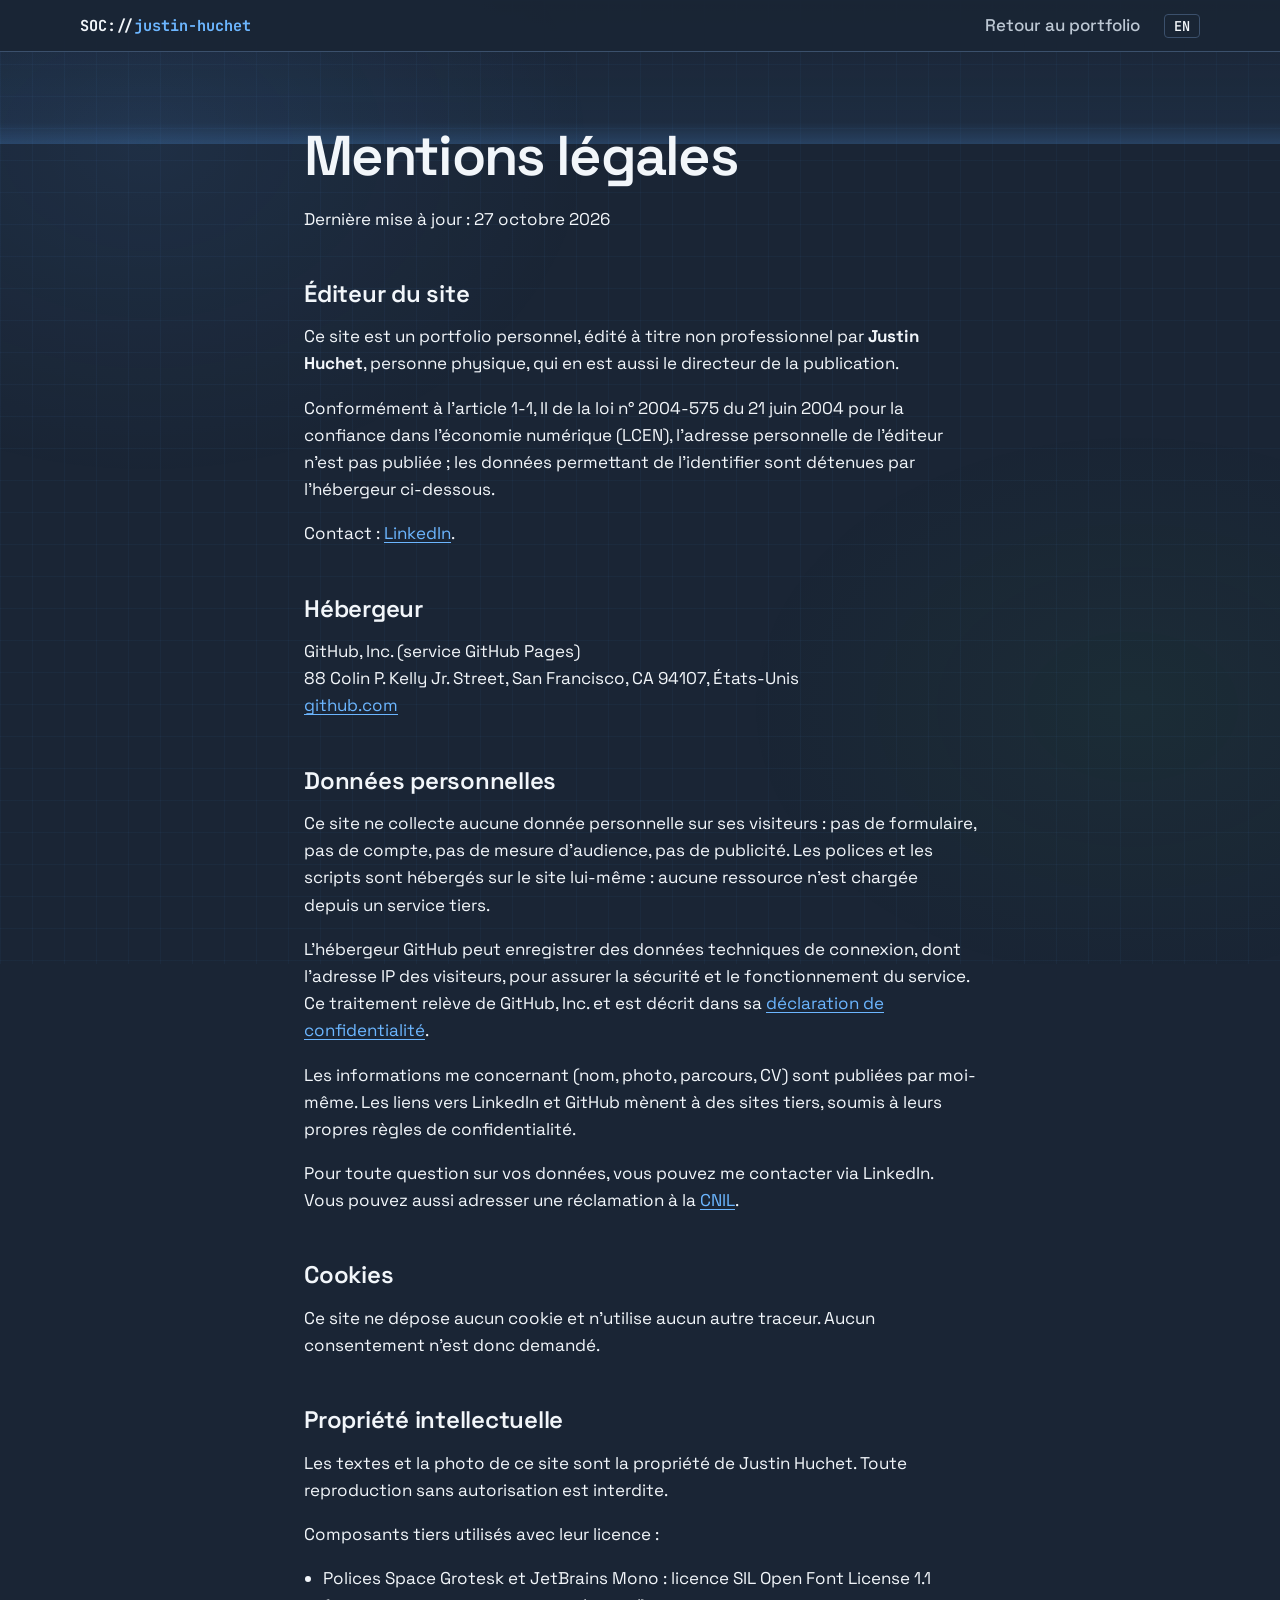
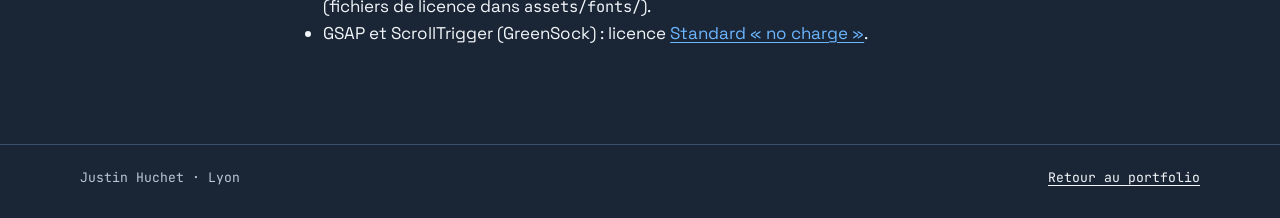
<file: mentions-legales.html>
<!doctype html>
<html lang="fr">
<head>
  <meta charset="utf-8">
  <meta name="viewport" content="width=device-width, initial-scale=1">
  <meta http-equiv="Content-Security-Policy" content="default-src 'none'; script-src 'self'; style-src 'self'; img-src 'self'; font-src 'self'; base-uri 'none'; form-action 'none'">
  <meta name="referrer" content="no-referrer">
  <meta name="theme-color" content="#1a2535">
  <title>Mentions légales – Justin Huchet</title>
  <meta name="description" content="Mentions légales et informations sur les données personnelles du portfolio de Justin Huchet.">
  <link rel="icon" href="assets/favicon.svg" type="image/svg+xml">
  <link rel="stylesheet" href="assets/style.css?v=5">
  <link rel="alternate" hreflang="fr" href="https://nba-jurgarl.github.io/mentions-legales.html">
  <link rel="alternate" hreflang="en" href="https://nba-jurgarl.github.io/en/legal-notice.html">
</head>
<body>
  <a class="skip" href="#contenu">Aller au contenu</a>

  <header class="site-header">
    <div class="wrap header-inner">
      <a class="brand" href="./" translate="no">SOC://<span>justin-huchet</span></a>
      <nav aria-label="Navigation principale">
        <ul>
          <li><a href="./">Retour au portfolio</a></li>
          <li><a class="lang" href="en/legal-notice.html" hreflang="en" lang="en" aria-label="English version">EN</a></li>
        </ul>
      </nav>
    </div>
  </header>

  <main id="contenu" class="legal">
    <div class="wrap">
      <h1>Mentions légales</h1>
      <p class="meta">Dernière mise à jour : 27 octobre 2026</p>

      <section aria-labelledby="l-editeur">
        <h2 id="l-editeur">Éditeur du site</h2>
        <p>
          Ce site est un portfolio personnel, édité à titre non professionnel par <strong>Justin Huchet</strong>,
          personne physique, qui en est aussi le directeur de la publication.
        </p>
        <p>
          Conformément à l'article 1-1, II de la loi n° 2004-575 du 21 juin 2004 pour la confiance dans l'économie
          numérique (LCEN), l'adresse personnelle de l'éditeur n'est pas publiée ; les données permettant de
          l'identifier sont détenues par l'hébergeur ci-dessous.
        </p>
        <p>Contact : <a href="https://www.linkedin.com/in/justin-huchet-608b47251/" rel="noopener noreferrer">LinkedIn</a>.</p>
      </section>

      <section aria-labelledby="l-hebergeur">
        <h2 id="l-hebergeur">Hébergeur</h2>
        <p>
          GitHub, Inc. (service GitHub Pages)<br>
          88 Colin P. Kelly Jr. Street, San Francisco, CA 94107, États-Unis<br>
          <a href="https://github.com" rel="noopener noreferrer">github.com</a>
        </p>
      </section>

      <section aria-labelledby="l-donnees">
        <h2 id="l-donnees">Données personnelles</h2>
        <p>
          Ce site ne collecte aucune donnée personnelle sur ses visiteurs : pas de formulaire, pas de compte,
          pas de mesure d'audience, pas de publicité. Les polices et les scripts sont hébergés sur le site lui-même :
          aucune ressource n'est chargée depuis un service tiers.
        </p>
        <p>
          L'hébergeur GitHub peut enregistrer des données techniques de connexion, dont l'adresse IP des visiteurs,
          pour assurer la sécurité et le fonctionnement du service. Ce traitement relève de GitHub, Inc. et est décrit
          dans sa <a href="https://docs.github.com/fr/site-policy/privacy-policies/github-general-privacy-statement" rel="noopener noreferrer">déclaration de confidentialité</a>.
        </p>
        <p>
          Les informations me concernant (nom, photo, parcours, CV) sont publiées par moi-même.
          Les liens vers LinkedIn et GitHub mènent à des sites tiers, soumis à leurs propres règles de confidentialité.
        </p>
        <p>
          Pour toute question sur vos données, vous pouvez me contacter via LinkedIn. Vous pouvez aussi adresser une
          réclamation à la <a href="https://www.cnil.fr/fr/plaintes" rel="noopener noreferrer">CNIL</a>.
        </p>
      </section>

      <section aria-labelledby="l-cookies">
        <h2 id="l-cookies">Cookies</h2>
        <p>
          Ce site ne dépose aucun cookie et n'utilise aucun autre traceur. Aucun consentement n'est donc demandé.
        </p>
      </section>

      <section aria-labelledby="l-pi">
        <h2 id="l-pi">Propriété intellectuelle</h2>
        <p>
          Les textes et la photo de ce site sont la propriété de Justin Huchet. Toute reproduction sans autorisation
          est interdite.
        </p>
        <p>Composants tiers utilisés avec leur licence :</p>
        <ul>
          <li>Polices Space Grotesk et JetBrains Mono : licence SIL Open Font License 1.1 (fichiers de licence dans <code>assets/fonts/</code>).</li>
          <li>GSAP et ScrollTrigger (GreenSock) : licence <a href="https://gsap.com/standard-license" rel="noopener noreferrer">Standard « no charge »</a>.</li>
        </ul>
      </section>
    </div>
  </main>

  <footer class="site-footer">
    <div class="wrap">
      <p>Justin Huchet · Lyon</p>
      <p><a href="./">Retour au portfolio</a></p>
    </div>
  </footer>
</body>
</html>
</file>
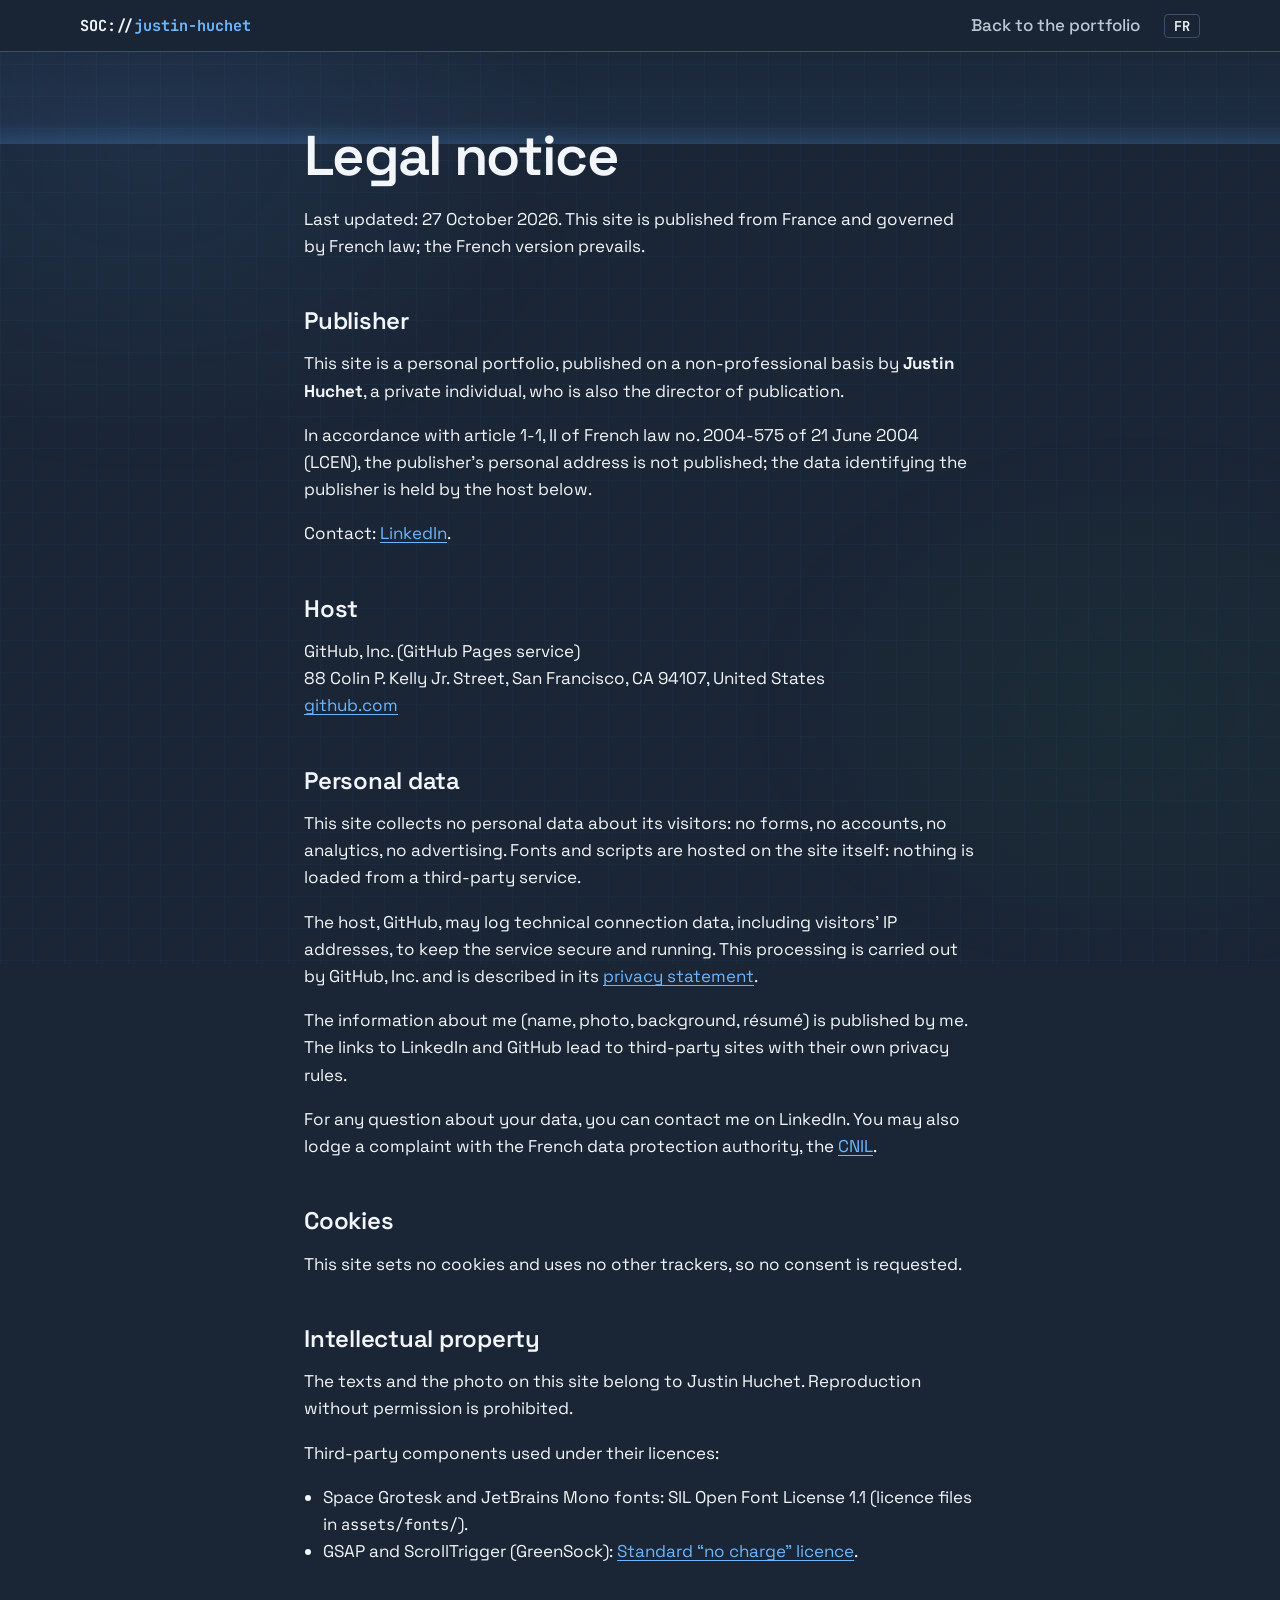
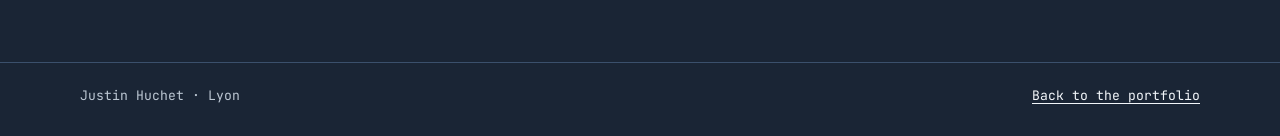
<file: en/legal-notice.html>
<!doctype html>
<html lang="en">
<head>
  <meta charset="utf-8">
  <meta name="viewport" content="width=device-width, initial-scale=1">
  <meta http-equiv="Content-Security-Policy" content="default-src 'none'; script-src 'self'; style-src 'self'; img-src 'self'; font-src 'self'; base-uri 'none'; form-action 'none'">
  <meta name="referrer" content="no-referrer">
  <meta name="theme-color" content="#1a2535">
  <title>Legal notice – Justin Huchet</title>
  <meta name="description" content="Legal notice and personal data information for Justin Huchet's portfolio.">
  <link rel="icon" href="../assets/favicon.svg" type="image/svg+xml">
  <link rel="stylesheet" href="../assets/style.css?v=5">
  <link rel="alternate" hreflang="fr" href="https://nba-jurgarl.github.io/mentions-legales.html">
  <link rel="alternate" hreflang="en" href="https://nba-jurgarl.github.io/en/legal-notice.html">
</head>
<body>
  <a class="skip" href="#content">Skip to content</a>

  <header class="site-header">
    <div class="wrap header-inner">
      <a class="brand" href="./" translate="no">SOC://<span>justin-huchet</span></a>
      <nav aria-label="Main navigation">
        <ul>
          <li><a href="./">Back to the portfolio</a></li>
          <li><a class="lang" href="../mentions-legales.html" hreflang="fr" lang="fr" aria-label="Version française">FR</a></li>
        </ul>
      </nav>
    </div>
  </header>

  <main id="content" class="legal">
    <div class="wrap">
      <h1>Legal notice</h1>
      <p class="meta">Last updated: 27 October 2026. This site is published from France and governed by French law; the French version prevails.</p>

      <section aria-labelledby="l-publisher">
        <h2 id="l-publisher">Publisher</h2>
        <p>
          This site is a personal portfolio, published on a non-professional basis by <strong>Justin Huchet</strong>,
          a private individual, who is also the director of publication.
        </p>
        <p>
          In accordance with article 1-1, II of French law no. 2004-575 of 21 June 2004 (LCEN), the publisher's
          personal address is not published; the data identifying the publisher is held by the host below.
        </p>
        <p>Contact: <a href="https://www.linkedin.com/in/justin-huchet-608b47251/" rel="noopener noreferrer">LinkedIn</a>.</p>
      </section>

      <section aria-labelledby="l-host">
        <h2 id="l-host">Host</h2>
        <p>
          GitHub, Inc. (GitHub Pages service)<br>
          88 Colin P. Kelly Jr. Street, San Francisco, CA 94107, United States<br>
          <a href="https://github.com" rel="noopener noreferrer">github.com</a>
        </p>
      </section>

      <section aria-labelledby="l-data">
        <h2 id="l-data">Personal data</h2>
        <p>
          This site collects no personal data about its visitors: no forms, no accounts, no analytics, no advertising.
          Fonts and scripts are hosted on the site itself: nothing is loaded from a third-party service.
        </p>
        <p>
          The host, GitHub, may log technical connection data, including visitors' IP addresses, to keep the service
          secure and running. This processing is carried out by GitHub, Inc. and is described in its
          <a href="https://docs.github.com/en/site-policy/privacy-policies/github-general-privacy-statement" rel="noopener noreferrer">privacy statement</a>.
        </p>
        <p>
          The information about me (name, photo, background, résumé) is published by me.
          The links to LinkedIn and GitHub lead to third-party sites with their own privacy rules.
        </p>
        <p>
          For any question about your data, you can contact me on LinkedIn. You may also lodge a complaint with the
          French data protection authority, the <a href="https://www.cnil.fr/fr/plaintes" rel="noopener noreferrer">CNIL</a>.
        </p>
      </section>

      <section aria-labelledby="l-cookies">
        <h2 id="l-cookies">Cookies</h2>
        <p>This site sets no cookies and uses no other trackers, so no consent is requested.</p>
      </section>

      <section aria-labelledby="l-ip">
        <h2 id="l-ip">Intellectual property</h2>
        <p>The texts and the photo on this site belong to Justin Huchet. Reproduction without permission is prohibited.</p>
        <p>Third-party components used under their licences:</p>
        <ul>
          <li>Space Grotesk and JetBrains Mono fonts: SIL Open Font License 1.1 (licence files in <code>assets/fonts/</code>).</li>
          <li>GSAP and ScrollTrigger (GreenSock): <a href="https://gsap.com/standard-license" rel="noopener noreferrer">Standard “no charge” licence</a>.</li>
        </ul>
      </section>
    </div>
  </main>

  <footer class="site-footer">
    <div class="wrap">
      <p>Justin Huchet · Lyon</p>
      <p><a href="./">Back to the portfolio</a></p>
    </div>
  </footer>
</body>
</html>
</file>
<file: assets/style.css>
/* Thème « SOC » : couleurs, polices et mouvements à modifier ici */
@font-face {
  font-family: "Space Grotesk"; src: url("fonts/space-grotesk.woff2") format("woff2");
  font-weight: 300 700; font-display: swap;
}
@font-face {
  font-family: "JetBrains Mono"; src: url("fonts/jetbrains-mono.woff2") format("woff2");
  font-weight: 400 700; font-display: swap;
}

:root {
  --bg: #1a2535;
  --surface: #233247;
  --surface-2: #1f2d40;
  --raised: #2c3e57;
  --border: #3b506c;
  --text: #f2f6fa;
  --muted: #bcc7d3;
  --accent: #6cb6ff;   /* bleu blue-team */
  --accent-ink: #071526;
  --ok: #56d364;
  --warn: #e3b341;
  --crit: #ff7b72;
  --sans: "Space Grotesk", system-ui, -apple-system, "Segoe UI", Roboto, sans-serif;
  --mono: "JetBrains Mono", ui-monospace, "DejaVu Sans Mono", Menlo, Consolas, monospace;
  --margin: clamp(16px, 4vw, 48px);
  --gap: clamp(1rem, 2vw, 1.5rem);
  --ease-out: cubic-bezier(0.22, 1, 0.36, 1);
  --ease-expo: cubic-bezier(0.16, 1, 0.3, 1);
  --t-press: 140ms;
  --t-hover: 180ms;
  color-scheme: dark;
}

*, *::before, *::after { box-sizing: border-box; }
html { scroll-behavior: smooth; -webkit-text-size-adjust: 100%; }
body {
  margin: 0;
  color: var(--text);
  font: 400 1.0625rem/1.6 var(--sans);
  background-color: var(--bg);
}
img { display: block; max-width: 100%; height: auto; }

.wrap { max-width: 76rem; margin: 0 auto; padding: 0 var(--margin); }

a { color: var(--accent); text-underline-offset: .2em; text-decoration-thickness: .07em; transition: color var(--t-hover) ease, text-decoration-color var(--t-hover) ease; }
:focus-visible { outline: 2px solid var(--warn); outline-offset: 3px; }
::selection { background: var(--accent); color: var(--accent-ink); }

.skip {
  position: absolute; left: -999px; top: 0;
  background: var(--surface); padding: .5rem 1rem; z-index: 10;
}
.skip:focus { left: 16px; }
.sr-only { position: absolute; width: 1px; height: 1px; overflow: hidden; clip-path: inset(50%); white-space: nowrap; }

/* Fond animé : quadrillage qui défile, halos qui pulsent, balayage radar */
body::before, body::after {
  content: ""; position: fixed; pointer-events: none; z-index: -1;
}
body::before {
  inset: -64px;
  background:
    radial-gradient(40rem 30rem at 15% 20%, rgba(88, 166, 255, .08), transparent 70%),
    radial-gradient(35rem 25rem at 85% 75%, rgba(63, 185, 80, .05), transparent 70%),
    linear-gradient(rgba(88, 166, 255, .045) 1px, transparent 1px) 0 0 / 32px 32px,
    linear-gradient(90deg, rgba(88, 166, 255, .045) 1px, transparent 1px) 0 0 / 32px 32px;
  animation: grid-drift 6s linear infinite, glow 9s ease-in-out infinite alternate;
}
body::after {
  left: 0; right: 0; top: 0; height: 9rem;
  background: linear-gradient(to bottom, transparent, rgba(88, 166, 255, .06) 85%, rgba(88, 166, 255, .22) 100%);
  animation: sweep 7s linear infinite;
}
@keyframes grid-drift { to { transform: translate(32px, 32px); } }
@keyframes glow { from { opacity: .7; } to { opacity: 1; } }
@keyframes sweep { from { transform: translateY(-9rem); } to { transform: translateY(100vh); } }

/* Barre du haut */
.site-header {
  position: sticky; top: 0; z-index: 5;
  background: rgba(26, 37, 53, .95); border-bottom: 1px solid var(--border);
}
.header-inner {
  display: flex; flex-wrap: wrap; align-items: center; justify-content: space-between;
  gap: .5rem 2rem; padding-top: .75rem; padding-bottom: .75rem;
}
.brand { font: 700 .95rem var(--mono); color: var(--text); text-decoration: none; }
.brand span { color: var(--accent); }
nav ul { display: flex; flex-wrap: wrap; align-items: center; gap: .25rem 1.5rem; list-style: none; margin: 0; padding: 0; }
nav a { color: var(--muted); text-decoration: none; font-weight: 500; }
.lang { color: var(--text); border: 1px solid var(--border); border-radius: 4px; padding: .1rem .55rem; font: 600 .85rem var(--mono); }

.statusbar-row { border-top: 1px solid var(--border); background: var(--surface-2); }
.statusbar {
  display: flex; flex-wrap: wrap; gap: .25rem 1.75rem; margin: 0 auto;
  font: .8rem/1.4 var(--mono); color: var(--muted);
  padding-top: .45rem; padding-bottom: .45rem;
}
.dot { display: inline-block; width: .55rem; height: .55rem; border-radius: 50%; background: var(--ok); margin-right: .45rem; animation: blink 2s ease-in-out infinite; }
@keyframes blink { 50% { opacity: .35; } }

/* Titres */
h1, h2, h3, h4 { line-height: 1.15; font-weight: 600; letter-spacing: -0.01em; }
h2 { font-size: clamp(2rem, 4.2vw, 3.25rem); letter-spacing: -0.03em; line-height: 1.02; margin: 0; }
h3 { font-size: 1.25rem; margin: 0; }
h4 { font-size: 1.05rem; margin: 0 0 .15rem; }
.section-head { display: grid; gap: .75rem 3rem; grid-template-columns: minmax(0, 1fr); margin-bottom: clamp(1.75rem, 4vw, 3rem); }
.section-head p { margin: 0; color: var(--muted); max-width: 38rem; }
@media (min-width: 56rem) { .section-head { grid-template-columns: 5fr 7fr; align-items: end; } }

section { padding: clamp(4rem, 9vw, 7.5rem) 0 0; scroll-margin-top: 6rem; }

/* Accueil */
.hero { padding-top: clamp(2.5rem, 6vw, 5rem); }
.hero-grid { display: grid; gap: clamp(2rem, 5vw, 4rem); grid-template-columns: minmax(0, 1fr); align-items: center; }
@media (min-width: 56rem) { .hero-grid { grid-template-columns: 7fr 5fr; } }
.display {
  font-size: clamp(3.25rem, 9vw, 7.25rem); line-height: .92; letter-spacing: -0.045em; font-weight: 700;
  margin: 0 0 1.5rem;
}
.lines .line { display: block; overflow: clip; padding-bottom: .08em; margin-bottom: -0.08em; }
.lines [data-line] { display: block; }
.lead { font-size: clamp(1.25rem, 2.2vw, 1.6rem); line-height: 1.35; font-weight: 500; margin: 0 0 1rem; max-width: 34rem; }
.lead strong { color: var(--accent); font-weight: 600; }
.hero-copy > p:not(.lead):not(.target) { max-width: 36rem; margin: 0; }
.target {
  display: flex; flex-wrap: wrap; align-items: baseline; gap: .35rem .75rem;
  margin: 0 0 1.25rem; padding: .7rem 1rem; max-width: 36rem;
  background: var(--surface); border-radius: 4px; box-shadow: inset 3px 0 0 var(--ok);
  font-weight: 600; font-size: 1.1rem;
}
.target-label { font: 600 .8rem var(--mono); color: var(--ok); }

/* Indicateur de défilement sur le côté (rempli par main.js, masqué sans script) */
.progress { display: none; }
.js .progress {
  position: fixed; right: clamp(8px, 1.5vw, 24px); top: 50%; transform: translateY(-50%); z-index: 4;
  display: flex; flex-direction: column; align-items: center; gap: .6rem; pointer-events: none;
}
.progress-track { width: 4px; height: 38vh; background: var(--raised); border-radius: 2px; overflow: clip; }
.progress-fill { width: 100%; height: 100%; background: var(--accent); transform-origin: top; transform: scaleY(0); }
.progress-val { font: 600 .8rem var(--mono); color: var(--text); background: var(--surface); padding: .15rem .4rem; border-radius: 3px; font-variant-numeric: tabular-nums; min-width: 3.4em; text-align: center; }
@media (max-width: 56rem) {
  .js .progress { right: 4px; }
  .progress-track { width: 3px; height: 30vh; }
  .progress-val { display: none; }
}
.actions { display: flex; flex-wrap: wrap; gap: .75rem; margin-top: 2rem; }

.btn {
  display: inline-flex; align-items: center; gap: .5rem; padding: .8rem 1.3rem; border-radius: 4px;
  font: 600 1rem var(--sans); text-decoration: none; border: 1px solid transparent;
  transition: transform var(--t-press) var(--ease-out), background-color var(--t-hover) ease, border-color var(--t-hover) ease, color var(--t-hover) ease;
}
.btn:active { transform: scale(.97); }
.btn-primary { background: var(--accent); color: var(--accent-ink); }
.btn-ghost { color: var(--text); border-color: var(--border); background: var(--surface); }

.feed { margin: 0; justify-self: center; width: min(100%, 26rem); }
.feed-frame { position: relative; background: var(--surface); padding: .6rem; border-radius: 6px; overflow: clip; }
.feed img { width: 100%; aspect-ratio: 1; object-fit: cover; border-radius: 3px; }
.feed-frame::after { /* ligne de scan sur la photo */
  content: ""; position: absolute; left: .6rem; right: .6rem; top: .6rem; height: 3px;
  background: rgba(88, 166, 255, .55); pointer-events: none;
  animation: feed-scan 4.5s linear infinite;
}
@keyframes feed-scan { from { transform: translateY(0); opacity: .9; } 90% { opacity: .9; } to { transform: translateY(calc(min(26rem, 100vw) - 2.6rem)); opacity: 0; } }
.feed figcaption { display: flex; justify-content: space-between; gap: 1rem; margin-top: .6rem; font: .8rem var(--mono); color: var(--muted); }
.feed .live { color: var(--ok); }

/* Indicateurs */
.kpis { display: grid; gap: 4px; grid-template-columns: repeat(2, minmax(0, 1fr)); margin-top: clamp(3rem, 7vw, 5rem); }
.kpi { border-radius: 4px; }
@media (min-width: 56rem) { .kpis { grid-template-columns: repeat(4, minmax(0, 1fr)); } }
.kpi { background: var(--surface); padding: 1.25rem 1.25rem 1.4rem; margin: 0; }
.kpi-val { display: block; font: 700 clamp(2.5rem, 5vw, 3.75rem)/1 var(--mono); color: var(--accent); letter-spacing: -0.03em; font-variant-numeric: tabular-nums; }
.kpi-val.ok { color: var(--ok); }
.kpi-val.warn { color: var(--warn); }
.kpi-label { display: block; margin-top: .6rem; color: var(--muted); font-size: .95rem; }

/* Compétences : matrice de lignes */
.matrix { list-style: none; margin: 0; padding: 0; display: grid; gap: 4px; }
.matrix > li { display: grid; gap: .75rem 2rem; grid-template-columns: minmax(0, 1fr); background: var(--surface); padding: 1.25rem 1.5rem; border-radius: 4px; }
@media (min-width: 48rem) { .matrix > li { grid-template-columns: 15rem minmax(0, 1fr); align-items: baseline; } }
.matrix .defense { box-shadow: inset 3px 0 0 var(--accent); }

.tags { display: flex; flex-wrap: wrap; gap: .45rem; list-style: none; padding: 0; margin: 0; }
.tags li {
  font: .82rem/1.4 var(--mono); color: var(--text);
  background: var(--raised); border-radius: 3px; padding: .2rem .55rem;
}
.plain { list-style: none; padding: 0; margin: 0; display: flex; flex-wrap: wrap; gap: .25rem 2rem; }

/* Statuts */
.badge {
  display: inline-block; font: 600 .75rem/1.4 var(--mono); letter-spacing: .02em;
  border: 1px solid currentColor; border-radius: 3px; padding: .05rem .45rem; vertical-align: middle; white-space: nowrap;
}
.badge-ok { color: var(--ok); }
.badge-info { color: var(--accent); }
.badge-now, .badge-goal { color: var(--warn); }
.badge-goal { border-style: dashed; }

/* Projets */
.projects { display: grid; gap: var(--gap); grid-template-columns: minmax(0, 1fr); }
@media (min-width: 56rem) { .projects { grid-template-columns: repeat(2, minmax(0, 1fr)); } }
.card { background: var(--surface); border-radius: 6px; padding: clamp(1.25rem, 3vw, 2rem); transition: background-color var(--t-hover) ease; }
.card-head { display: flex; flex-wrap: wrap; align-items: baseline; justify-content: space-between; gap: .5rem 1rem; margin-bottom: 1rem; }
.card p { margin: 0 0 1rem; }
.card ul:not(.tags):not(.plain) { padding-left: 1.2rem; margin: 0 0 1.25rem; }
.card ul:not(.tags):not(.plain) li + li { margin-top: .35rem; }
.card.defense { box-shadow: inset 0 3px 0 var(--accent); }
.card.offense { box-shadow: inset 0 3px 0 var(--crit); }

.featured { grid-column: 1 / -1; display: grid; gap: 1.5rem 3rem; grid-template-columns: minmax(0, 1fr); }
@media (min-width: 56rem) { .featured { grid-template-columns: 7fr 5fr; } }
.featured h3 { font-size: clamp(1.5rem, 2.6vw, 2.1rem); letter-spacing: -0.02em; }
.facts { margin: 0; display: grid; gap: 4px; align-self: start; }
.facts div { background: var(--surface-2); padding: .85rem 1rem; border-radius: 3px; }
.facts dt { color: var(--muted); font-size: .9rem; }
.facts dd { margin: .1rem 0 0; font-weight: 600; }

/* Certifications */
.table-wrap { background: var(--surface); border-radius: 6px; overflow-x: auto; }
.table { width: 100%; border-collapse: collapse; }
.table th, .table td { text-align: left; padding: .9rem 1.25rem; border-bottom: 1px solid var(--border); }
.table th { font-size: .9rem; font-weight: 500; color: var(--muted); background: var(--surface-2); }
.table tr:last-child td { border-bottom: 0; }

/* Parcours : journal */
.logs { display: grid; gap: var(--gap); grid-template-columns: minmax(0, 1fr); }
@media (min-width: 60rem) { .logs { grid-template-columns: repeat(2, minmax(0, 1fr)); } }
.log { list-style: none; padding: 0; margin: 0; }
.log > li { display: grid; grid-template-columns: 8.5rem minmax(0, 1fr); gap: .25rem 1.25rem; padding: 1rem 0; border-top: 1px solid var(--border); }
.log > li:first-child { border-top: 0; padding-top: 0; }
.log time { font: .85rem/1.6 var(--mono); color: var(--accent); }
.log p { margin: 0; color: var(--muted); }
.log ul { padding-left: 1.2rem; margin: .5rem 0 0; color: var(--muted); font-size: .97rem; }
@media (max-width: 34rem) { .log > li { grid-template-columns: minmax(0, 1fr); } }

/* Contact : fermeture */
.contact { padding-bottom: clamp(3rem, 7vw, 5rem); }
.links { list-style: none; margin: 0; padding: 0; display: grid; gap: 4px; }
.links a {
  display: flex; justify-content: space-between; align-items: baseline; gap: 1rem;
  background: var(--surface); border-radius: 4px; padding: clamp(1rem, 2.5vw, 1.5rem) clamp(1.25rem, 3vw, 2rem);
  font-size: clamp(1.4rem, 3.2vw, 2.4rem); font-weight: 600; letter-spacing: -0.02em; color: var(--text); text-decoration: none;
  transition: background-color var(--t-hover) ease, color var(--t-hover) ease;
}
.links a span { font: 500 .9rem var(--mono); color: var(--muted); letter-spacing: 0; }
.links .arrow { display: inline-block; transition: transform 300ms var(--ease-out); }

.site-footer { padding: 1.5rem 0 2rem; color: var(--muted); font: .82rem var(--mono); border-top: 1px solid var(--border); }
.site-footer .wrap { display: flex; flex-wrap: wrap; justify-content: space-between; gap: .5rem 2rem; }
.site-footer p { margin: 0; }

/* Survol : uniquement sur les appareils qui ont un vrai pointeur */
@media (hover: hover) and (pointer: fine) {
  nav a:hover { color: var(--text); }
  .btn-primary:hover { background: #79b8ff; }
  .btn-ghost:hover { border-color: var(--accent); }
  .card:hover, .links a:hover { background: var(--raised); }
  .links a:hover { color: var(--accent); }
  .links a:hover .arrow { transform: translateX(6px); }
}

/* Entrées (la classe .js est posée par main.js ; sans script, tout reste visible) */
@media (prefers-reduced-motion: no-preference) {
  .js .hero [data-line] { transform: translateY(105%); animation: line-up 900ms var(--ease-expo) forwards; animation-delay: calc(120ms + var(--i) * 100ms); }
  .js .hero [data-load] { opacity: 0; transform: translateY(14px); animation: rise 600ms var(--ease-out) forwards; animation-delay: var(--d); }
  .js [data-reveal] { opacity: 0; transform: translateY(24px); transition: opacity 700ms var(--ease-out), transform 900ms var(--ease-expo); transition-delay: calc(var(--i, 0) * 80ms); }
  .js [data-reveal].is-in { opacity: 1; transform: none; }
}
/* Délais en CSS : la CSP interdit les attributs style="" dans le HTML */
.lines .line:nth-child(1) [data-line] { --i: 0; }
.lines .line:nth-child(2) [data-line] { --i: 1; }
[data-load="1"] { --d: 420ms; }
[data-load="2"] { --d: 520ms; }
[data-load="3"] { --d: 620ms; }
[data-load="4"] { --d: 300ms; }
[data-reveal="1"] { --i: 1; }
[data-reveal="2"] { --i: 2; }
[data-reveal="3"] { --i: 3; }
@keyframes line-up { to { transform: none; } }
@keyframes rise { to { opacity: 1; transform: none; } }

/* Chiffres qui défilent (main.js) */
.roll__digits { display: inline-flex; }
.roll__col { display: inline-block; height: 1em; overflow: clip; }
.roll__strip { display: flex; flex-direction: column; transform: translateY(calc(var(--d) * -1em)); }
.roll__strip > span { height: 1em; line-height: 1; }
@media (prefers-reduced-motion: no-preference) {
  .roll:not(.is-in) .roll__strip { transform: none; }
  .roll.is-in .roll__strip { transition: transform 1100ms var(--ease-expo) calc(var(--i) * 70ms); }
}

/* Mobile : en-tête non collant, il prendrait trop de hauteur */
@media (max-width: 40rem) { .site-header { position: static; } }

@media (prefers-reduced-motion: reduce) {
  html { scroll-behavior: auto; }
  body::before, body::after, .dot, .feed-frame::after { animation: none; }
  body::after, .feed-frame::after { display: none; }
}

/* Scène Wazuh (GSAP) : sans script, schéma complet et toutes les étapes lisibles */
.scene { margin-bottom: var(--gap); }
.scene-stage {
  display: grid; gap: 1.5rem clamp(1.5rem, 4vw, 3.5rem); grid-template-columns: minmax(0, 1fr); align-items: center;
  background: var(--surface); border-radius: 6px; padding: clamp(1.25rem, 3vw, 2.25rem);
  box-shadow: inset 0 3px 0 var(--accent);
}
@media (min-width: 56rem) { .scene-stage { grid-template-columns: 3fr 8fr; } }
.scene-copy h3 { font-size: clamp(1.4rem, 2.4vw, 1.9rem); letter-spacing: -0.02em; }
.scene-count { font: 600 .85rem var(--mono); color: var(--accent); margin: .5rem 0 1rem; }
.scene-steps { list-style: none; margin: 0; padding: 0; display: grid; gap: .35rem; }
.scene-step { padding: .6rem .9rem; border-radius: 4px; transition: opacity 240ms ease, background-color 240ms ease; }
.scene-step h4 { margin: 0; }
.scene-step p { margin: .15rem 0 0; color: var(--muted); font-size: .95rem; }
.scene-figure { min-width: 0; }
.scene-svg { display: block; width: 100%; height: auto; }

.scene-svg .box { fill: var(--surface-2); stroke: var(--border); stroke-width: 1.5; }
.scene-svg .box-soft { fill: rgba(108, 182, 255, .05); stroke-dasharray: 6 5; }
.scene-svg .box-vm { stroke: var(--accent); stroke-width: 2; }
.scene-svg .chip { stroke: var(--ok); }
.scene-svg .endpoint { fill: var(--raised); stroke: var(--muted); stroke-width: 1; }
.scene-svg .agent { fill: var(--ok); }
.scene-svg .link { stroke: var(--accent); stroke-width: 2; fill: none; }
.scene-svg .rmm-link { stroke: var(--warn); stroke-dasharray: 5 6; }
.scene-svg .packet { fill: var(--accent); opacity: 0; }
.scene-svg .svg-label { font: 600 20px var(--sans); fill: var(--text); }
.scene-svg .svg-sub { font: 500 15px var(--mono); fill: var(--muted); }
.scene-svg .total { font-size: 17px; fill: var(--text); }

/* Pendant la scène (classe posée par scene.js) : l'étape en cours est mise en avant */
.scene.is-live .scene-step { opacity: .45; }
.scene.is-live .scene-step.is-active { opacity: 1; background: var(--raised); }
.scene.is-live .scene-stage { min-height: min(100svh - 8rem, 46rem); }
@media (max-width: 56rem) {
  .scene-figure { overflow-x: auto; margin: 0 calc(-1 * clamp(1.25rem, 3vw, 2.25rem)); padding: 0 clamp(1.25rem, 3vw, 2.25rem); }
  .scene-svg { min-width: 640px; }
}
.scene:not(.is-live) .scene-count { display: none; }

/* Scène AD : chaîne d'attaque en rouge « crit », DC pris et butin extrait */
.scene-copy .scene-intro { margin: .25rem 0 1rem; color: var(--muted); font-size: .97rem; }
.scene-svg .t-label { font: 600 15px var(--sans); fill: var(--text); }
.scene-svg .t-sub { font: 500 12px var(--mono); fill: var(--muted); }
.scene-svg .atk-link { stroke: var(--crit); stroke-width: 2; }
.scene-svg .atk-pkt { fill: var(--crit); }
.scene-svg .dc-box { fill: var(--surface-2); stroke: var(--accent); stroke-width: 2; }
.scene-svg .dc-crit { fill: rgba(255, 123, 114, .14); stroke: var(--crit); stroke-width: 2.5; }
.scene-svg .dc-crit text { fill: var(--crit); }
.scene-svg .loot .box { fill: rgba(255, 123, 114, .08); stroke: var(--crit); stroke-dasharray: 5 4; }
.scene-svg .loot text { fill: var(--crit); }

/* Mentions légales */
.legal .wrap { max-width: 48rem; padding-top: clamp(2.5rem, 6vw, 4.5rem); padding-bottom: clamp(3rem, 7vw, 5rem); }
.legal h1 { font-size: clamp(2.25rem, 5vw, 3.5rem); letter-spacing: -0.03em; margin: 0 0 .5rem; }
.legal section { padding: 2rem 0 0; }
.legal h2 { font-size: 1.5rem; letter-spacing: -0.01em; margin: 0 0 .75rem; }
.legal p, .legal li { max-width: 42rem; }
.legal ul { padding-left: 1.2rem; }
.legal code { font: .9em var(--mono); }
.site-footer a { color: var(--text); }
</file>
